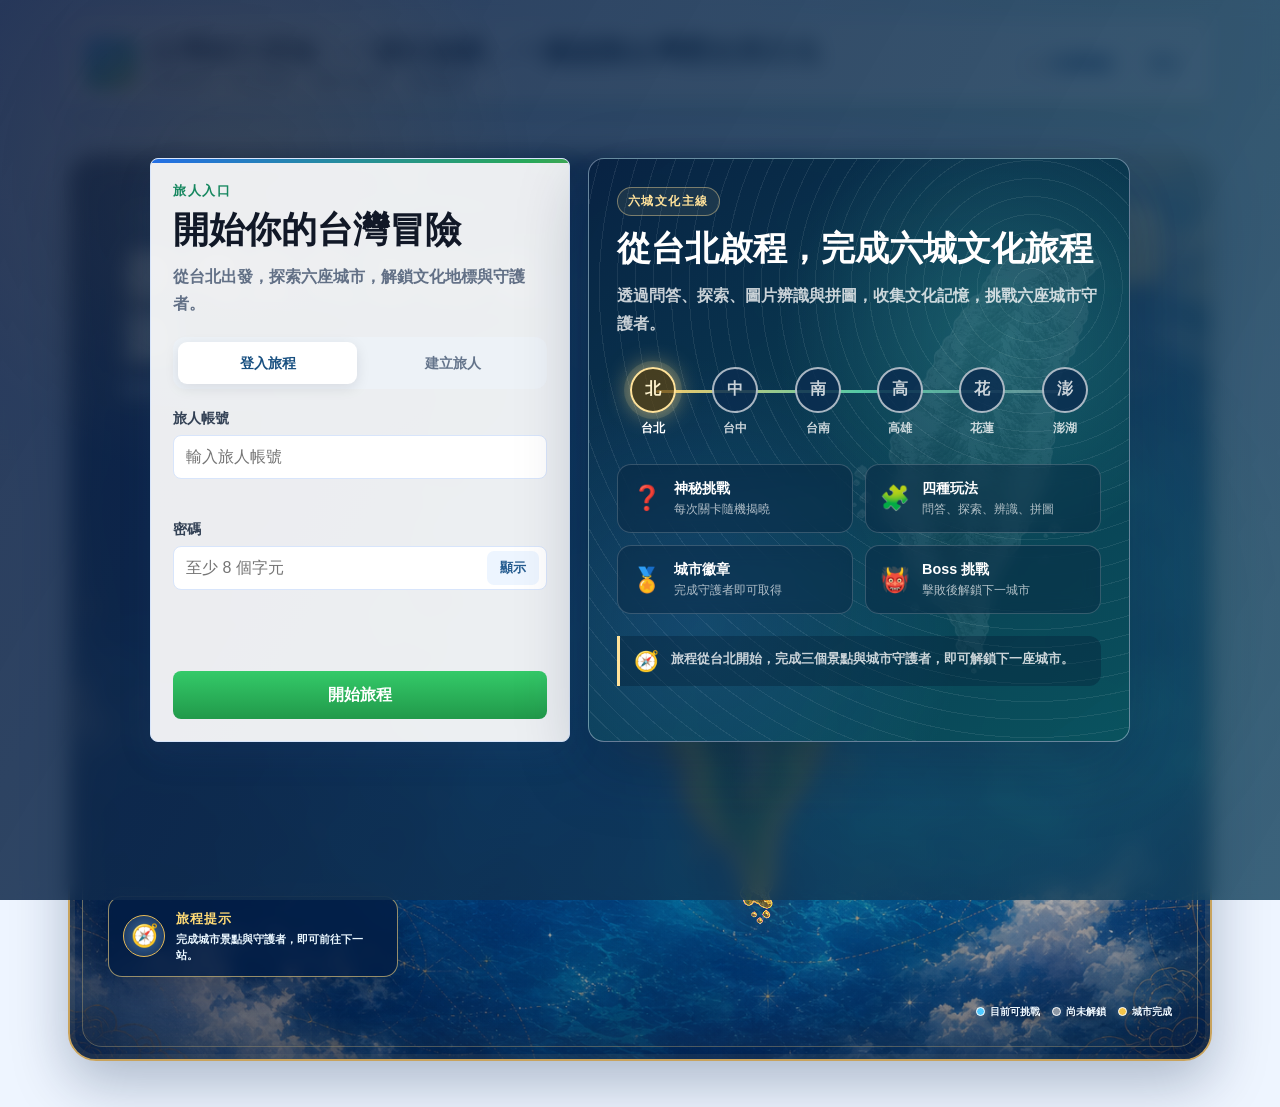
<file: docs/index.html>
<!doctype html>
<html lang="zh-Hant">
<head>
  <meta charset="utf-8" />
  <meta name="viewport" content="width=device-width, initial-scale=1" />
  <title>台灣旅行冒險：一邊玩遊戲，一邊認識台灣歷史與文化</title>
  <link rel="stylesheet" href="./css/base.css" />
  <link rel="stylesheet" href="./css/game.css" />
  <link rel="stylesheet" href="./css/components.css" />
</head>
<body>
  <div id="login" class="login">
    <div class="login-shell">
    <div class="login-card">
      <div class="login-card__brand">
        <span class="login-card__eyebrow">旅人入口</span>
        <h1 id="auth-card-title">開始你的台灣冒險</h1>
        <p id="auth-card-description">從台北出發，探索六座城市，解鎖文化地標與守護者。</p>
      </div>

      <div class="auth-mode-tabs" role="tablist" aria-label="旅人帳號模式">
        <button
          id="login-mode-tab"
          type="button"
          role="tab"
          aria-selected="true"
          aria-controls="login-form"
          tabindex="0"
          class="auth-mode-tab auth-mode-tab--active"
        >
          登入旅程
        </button>
        <button
          id="register-mode-tab"
          type="button"
          role="tab"
          aria-selected="false"
          aria-controls="register-form"
          tabindex="-1"
          class="auth-mode-tab"
        >
          建立旅人
        </button>
      </div>

      <form
        id="login-form"
        class="login-form"
        role="tabpanel"
        aria-labelledby="login-mode-tab"
        novalidate
      >
        <div class="login-field">
          <label for="login-username">旅人帳號</label>
          <input
            id="login-username"
            name="username"
            type="text"
            placeholder="輸入旅人帳號"
            autocomplete="username"
            minlength="3"
            maxlength="20"
            aria-describedby="login-username-error"
            aria-invalid="false"
            required
          />
          <small id="login-username-error" class="field-error"></small>
        </div>

        <div class="login-field">
          <label for="login-password">密碼</label>
          <div class="password-field">
            <input
              id="login-password"
              name="password"
              type="password"
              placeholder="至少 8 個字元"
              autocomplete="current-password"
              minlength="8"
              maxlength="72"
              aria-describedby="login-password-error"
              aria-invalid="false"
              required
            />
            <button
              type="button"
              id="toggle-login-password"
              class="password-field__toggle"
              aria-label="顯示密碼"
              aria-pressed="false"
            >
              顯示
            </button>
          </div>
          <small id="login-password-error" class="field-error"></small>
        </div>

        <p
          id="login-message"
          class="login-message"
          role="alert"
          aria-live="polite"
          aria-atomic="true"
        ></p>

        <button id="login-submit" type="submit" class="login-primary-button">
          開始旅程
        </button>
      </form>

      <form
        id="register-form"
        class="login-form"
        role="tabpanel"
        aria-labelledby="register-mode-tab"
        novalidate
        hidden
      >
        <div class="login-field">
          <label for="register-username">旅人帳號</label>
          <input
            id="register-username"
            name="username"
            type="text"
            placeholder="建立旅人帳號"
            autocomplete="username"
            minlength="3"
            maxlength="20"
            aria-describedby="register-username-error"
            aria-invalid="false"
            required
          />
          <small id="register-username-error" class="field-error"></small>
        </div>

        <div class="login-field">
          <label for="register-password">密碼</label>
          <div class="password-field">
            <input
              id="register-password"
              name="password"
              type="password"
              placeholder="至少 8 個字元"
              autocomplete="new-password"
              minlength="8"
              maxlength="72"
              aria-describedby="register-password-error"
              aria-invalid="false"
              required
            />
            <button
              type="button"
              id="toggle-register-password"
              class="password-field__toggle"
              aria-label="顯示密碼"
              aria-pressed="false"
            >
              顯示
            </button>
          </div>
          <small id="register-password-error" class="field-error"></small>
        </div>

        <div class="login-field">
          <label for="register-confirm-password">確認密碼</label>
          <div class="password-field">
            <input
              id="register-confirm-password"
              name="confirmPassword"
              type="password"
              placeholder="再次輸入密碼"
              autocomplete="new-password"
              minlength="8"
              maxlength="72"
              aria-describedby="register-confirm-password-error"
              aria-invalid="false"
              required
            />
            <button
              type="button"
              id="toggle-register-confirm-password"
              class="password-field__toggle"
              aria-label="顯示確認密碼"
              aria-pressed="false"
            >
              顯示
            </button>
          </div>
          <small id="register-confirm-password-error" class="field-error"></small>
        </div>

        <p
          id="register-message"
          class="login-message"
          role="alert"
          aria-live="polite"
          aria-atomic="true"
        ></p>

        <button
          id="register-submit"
          type="submit"
          class="login-primary-button"
        >
          註冊成為旅人
        </button>
      </form>
    </div>
    <aside class="login-showcase" aria-labelledby="login-showcase-title">
      <header class="login-showcase__header">
        <span class="login-showcase__eyebrow">六城文化主線</span>
        <h2 id="login-showcase-title">從台北啟程，完成六城文化旅程</h2>
        <p>透過問答、探索、圖片辨識與拼圖，收集文化記憶，挑戰六座城市守護者。</p>
      </header>

      <div class="login-route" aria-label="六城冒險路線">
        <div class="login-route__city login-route__city--active">
          <span class="login-route__icon" aria-hidden="true">北</span>
          <strong>台北</strong>
        </div>
        <div class="login-route__city">
          <span class="login-route__icon" aria-hidden="true">中</span>
          <strong>台中</strong>
        </div>
        <div class="login-route__city">
          <span class="login-route__icon" aria-hidden="true">南</span>
          <strong>台南</strong>
        </div>
        <div class="login-route__city">
          <span class="login-route__icon" aria-hidden="true">高</span>
          <strong>高雄</strong>
        </div>
        <div class="login-route__city">
          <span class="login-route__icon" aria-hidden="true">花</span>
          <strong>花蓮</strong>
        </div>
        <div class="login-route__city">
          <span class="login-route__icon" aria-hidden="true">澎</span>
          <strong>澎湖</strong>
        </div>
      </div>

      <div class="login-features" aria-label="旅程玩法特色">
        <article class="login-feature">
          <span aria-hidden="true">❓</span>
          <div>
            <strong>神秘挑戰</strong>
            <small>每次關卡隨機揭曉</small>
          </div>
        </article>
        <article class="login-feature">
          <span aria-hidden="true">🧩</span>
          <div>
            <strong>四種玩法</strong>
            <small>問答、探索、辨識、拼圖</small>
          </div>
        </article>
        <article class="login-feature">
          <span aria-hidden="true">🏅</span>
          <div>
            <strong>城市徽章</strong>
            <small>完成守護者即可取得</small>
          </div>
        </article>
        <article class="login-feature">
          <span aria-hidden="true">👹</span>
          <div>
            <strong>Boss 挑戰</strong>
            <small>擊敗後解鎖下一城市</small>
          </div>
        </article>
      </div>

      <div class="login-journey-tip">
        <span aria-hidden="true">🧭</span>
        <p>旅程從台北開始，完成三個景點與城市守護者，即可解鎖下一座城市。</p>
      </div>
    </aside>
    </div>
  </div>

  <div id="tutorial" class="tutorial hidden" role="dialog" aria-modal="true" aria-labelledby="tutorialTitle">
    <div class="tutorial-card">
      <h2 id="tutorialTitle">開始你的文化冒險</h2>
      <p>記住四件事，就能開始第一段旅程。</p>
      <div class="tutorial-steps">
        <article class="tutorial-step">
          <strong>步驟 1</strong>
          <h3>從可挑戰的景點開始</h3>
          <p>找到目前可挑戰的景點，開始你的第一關。</p>
        </article>
        <article class="tutorial-step">
          <strong>步驟 2</strong>
          <h3>完成後解鎖下一關</h3>
          <p>完成目前的景點，下一個景點就會開放挑戰。</p>
        </article>
        <article class="tutorial-step">
          <strong>步驟 3</strong>
          <h3>挑戰城市 Boss</h3>
          <p>完成城市內三個景點後，就能挑戰城市 Boss。</p>
        </article>
        <article class="tutorial-step">
          <strong>步驟 4</strong>
          <h3>前往下一座城市</h3>
          <p>擊敗城市 Boss，解鎖下一座城市並繼續旅程。</p>
        </article>
      </div>
      <section class="tutorial-difficulties" aria-labelledby="tutorialDifficultyTitle">
        <h3 id="tutorialDifficultyTitle">選擇適合你的難度</h3>
        <div class="tutorial-difficulty-list">
          <div class="tutorial-difficulty">
            <strong>休閒</strong>
            <span>時間較長、生命較多</span>
          </div>
          <div class="tutorial-difficulty">
            <strong>一般</strong>
            <span>適合一般玩家</span>
          </div>
          <div class="tutorial-difficulty">
            <strong>極限</strong>
            <span>時間短、獎勵較高</span>
          </div>
        </div>
      </section>
      <button class="btn full" id="startAdventureBtn" type="button">開始冒險</button>
    </div>
  </div>

  <div id="resultModal" class="result-modal hidden" role="dialog" aria-modal="true" aria-live="polite">
    <div class="result-card" id="resultCard"></div>
  </div>

  <div id="finalEnding" class="final-ending hidden" role="dialog" aria-modal="true" aria-live="polite">
    <div class="final-card" id="finalEndingCard"></div>
  </div>

  <div id="collectionOverlay" class="collection-overlay hidden" role="dialog" aria-modal="true" aria-labelledby="collectionTitle">
    <div class="collection-panel">
      <div class="section-head">
        <div>
          <h2 id="collectionTitle">收藏圖鑑</h2>
          <p class="city-copy" id="collectionProgress">景點 0 / 18　徽章 0 / 6</p>
        </div>
        <button class="btn ghost" type="button" id="closeCollectionBtn">關閉</button>
      </div>
      <div class="collection-tabs">
        <button class="collection-tab active" type="button" data-collection-tab="landmarks">景點圖鑑</button>
        <button class="collection-tab" type="button" data-collection-tab="badges">城市徽章</button>
      </div>
      <div class="collection-layout">
        <div class="collection-grid" id="collectionGrid"></div>
        <div class="collection-detail" id="collectionDetail"></div>
      </div>
    </div>
  </div>

  <main class="app">
    <header class="topbar">
      <div class="brand">
        <div class="brand-mark">TA</div>
        <div>
          <h1>台灣旅行冒險：一邊玩遊戲，一邊認識台灣歷史與文化</h1>
          <p>探索城市、完成景點、挑戰守護者、收集徽章。</p>
        </div>
      </div>
      <div style="display:flex; gap:8px; flex-wrap:wrap">
        <button class="btn ghost" type="button" id="openCollectionBtn">📖 收藏圖鑑</button>
        <button class="btn ghost" type="button" id="logoutBtn">登出</button>
      </div>
    </header>

    <div class="home-grid">
      <div class="main-stack">
        <section id="player-summary"></section>
        <section id="journey-progress"></section>

        <section id="taiwan-map-view" class="world-map" aria-labelledby="worldMapTitle">
          <header class="world-map__header">
            <div>
              <span class="world-map__eyebrow">六城主線</span>
              <h2 id="worldMapTitle">臺灣文化冒險地圖</h2>
              <p>選擇已解鎖的城市，繼續你的旅程。</p>
            </div>
            <div class="world-map__progress" aria-live="polite">
              <strong id="taiwan-map-summary">0 / 6</strong>
              <span>城市完成</span>
            </div>
          </header>

          <div class="world-map__body">
            <div id="world-map-stage" class="world-map__stage" aria-label="臺灣六城冒險路線">
              <img
                class="world-map__island"
                src="./images/map/taiwan-island-adventure.png"
                alt=""
                aria-hidden="true"
              />
              <div id="world-map-route" class="world-map__route" aria-hidden="true"></div>
              <div id="world-city-nodes" class="world-map__desktop-cities"></div>
              <div id="traveler-marker" class="traveler-marker" hidden>
                <img src="./images/map/traveler-marker.png" alt="" />
                <span>你在這裡</span>
              </div>
            </div>

            <div
              id="world-mobile-cities"
              class="world-map__mobile-cities"
              aria-label="六城列表"
            ></div>

            <aside class="world-map__tip">
              <span class="world-map__tip-icon" aria-hidden="true">🧭</span>
              <div>
                <strong>旅程提示</strong>
                <p>完成城市景點與守護者，即可前往下一站。</p>
              </div>
            </aside>

            <div class="world-map__footer">
              <div class="world-map__legend" aria-label="城市狀態圖例">
                <span><i class="legend-dot legend-dot--available"></i>目前可挑戰</span>
                <span><i class="legend-dot legend-dot--locked"></i>尚未解鎖</span>
                <span><i class="legend-dot legend-dot--completed"></i>城市完成</span>
              </div>
              <button class="btn ghost" id="reviewJourneyEndingBtn" type="button" hidden>
                再次觀看旅程結局
              </button>
            </div>

            <p id="taiwan-map-message" class="world-map__message" role="status" aria-live="polite"></p>
          </div>
        </section>

        <section id="city-stage-view" class="city-stage-view" hidden>
          <button type="button" id="back-to-taiwan-map" class="btn ghost back-map-button">
            ← 返回臺灣地圖
          </button>
          <section id="exploration-mission"></section>
          <section id="image-recognition"></section>
          <section id="puzzle-challenge"></section>
          <section id="city-detail"></section>
        </section>

        <section id="daily-missions"></section>
        <section id="achievements"></section>
      </div>
    </div>
  </main>

  <script defer src="./js/demo-api.js?v=20"></script>
  <script defer src="./js/state.js?v=20"></script>
  <script defer src="./js/api.js?v=20"></script>
  <script defer src="./js/auth.js?v=20"></script>
  <script defer src="./js/exploration.js?v=2"></script>
  <script defer src="./js/image-recognition.js?v=2"></script>
  <script defer src="./js/puzzle.js?v=2"></script>
  <script defer src="./js/journey.js?v=20"></script>
  <script defer src="./js/map.js?v=20"></script>
  <script defer src="./js/quiz.js?v=2"></script>
  <script defer src="./js/boss.js?v=2"></script>
  <script defer src="./js/missions.js?v=2"></script>
  <script defer src="./js/collection.js?v=2"></script>
  <script defer src="./js/app.js?v=20"></script>
</body>
</html>
</file>
<file: docs/css/base.css>
:root {
      --bg: #eef5ff;
      --panel: #ffffff;
      --ink: #111827;
      --text: #2f3a4f;
      --muted: #657188;
      --line: #d8e5fb;
      --blue: #246fe5;
      --green: #28a85a;
      --gold: #f3b43f;
      --red: #d9434e;
      --shadow: 0 14px 34px rgba(31, 70, 130, .12);
    }

    * { box-sizing: border-box; }
    body {
      margin: 0;
      min-height: 100vh;
      color: var(--text);
      font-family: "Microsoft JhengHei", "Noto Sans TC", Arial, sans-serif;
      background:
        radial-gradient(circle at 8% 8%, rgba(36, 112, 232, .13), transparent 28%),
        radial-gradient(circle at 90% 0%, rgba(40, 180, 92, .13), transparent 26%),
        var(--bg);
    }

    body::before {
      content: "";
      position: fixed;
      inset: 0;
      pointer-events: none;
      background:
        linear-gradient(115deg, transparent 0%, rgba(255,255,255,.22) 18%, transparent 36%),
        repeating-linear-gradient(0deg, rgba(18, 59, 120, .035) 0 1px, transparent 1px 5px);
      background-size: 260px 100%, auto;
      opacity: .42;
      animation: ambientSweep 8s linear infinite;
    }

    button, input { font: inherit; }
    button { border: 0; cursor: pointer; }
    button:disabled { cursor: not-allowed; opacity: .58; }
    h1, h2, h3, p { margin-top: 0; }

    .app {
      width: min(100%, 1180px);
      margin: 0 auto;
      padding: 18px;
    }

    .topbar, .summary-card, .progress-card, .city-card, .detail-card, .login-card {
      border: 1px solid var(--line);
      background: rgba(255, 255, 255, .92);
      box-shadow: var(--shadow);
    }

    .topbar {
      display: flex;
      align-items: center;
      justify-content: space-between;
      gap: 16px;
      padding: 16px;
      border-radius: 8px;
      position: relative;
      overflow: hidden;
      isolation: isolate;
    }

    .topbar::after {
      content: "";
      position: absolute;
      inset: auto 0 0;
      height: 3px;
      background: linear-gradient(90deg, var(--blue), var(--green), var(--gold), var(--blue));
      background-size: 220% 100%;
      animation: routeGlow 5s ease-in-out infinite;
      z-index: 0;
    }

    .topbar > * {
      position: relative;
      z-index: 1;
    }

    .brand {
      display: grid;
      grid-template-columns: 52px 1fr;
      gap: 12px;
      align-items: center;
    }

    .brand-mark {
      width: 52px;
      height: 52px;
      display: grid;
      place-items: center;
      border-radius: 8px;
      color: white;
      background: linear-gradient(145deg, #2b8cff, #2aae6b 62%, #f0c447);
      font-weight: 900;
      box-shadow: 0 0 0 0 rgba(36, 111, 229, .32);
      animation: badgePulse 2.8s ease-in-out infinite;
    }

    .brand h1 {
      margin-bottom: 4px;
      color: var(--ink);
      font-size: 28px;
      line-height: 1.2;
    }
    .brand p { margin-bottom: 0; color: var(--muted); font-weight: 700; }

    .btn {
      min-height: 40px;
      padding: 9px 13px;
      border-radius: 8px;
      color: white;
      background: linear-gradient(180deg, #34ca69, #21994a);
      font-weight: 900;
    }

    .btn.red { background: linear-gradient(180deg, #ff5964, #cf2630); }
    .btn.ghost { color: #123b78; border: 1px solid #bfd3f6; background: white; }
    .btn.full { width: 100%; margin-top: 10px; }

    .home-grid {
      display: grid;
      grid-template-columns: minmax(0, 1fr);
      gap: 14px;
      align-items: start;
      margin-top: 14px;
    }

    .main-stack, .side-stack { display: grid; gap: 14px; }
</file>
<file: docs/css/game.css>
.summary-card, .progress-card, .detail-card {
      border-radius: 8px;
      padding: 16px;
    }

    .section-head {
      display: flex;
      align-items: center;
      justify-content: space-between;
      gap: 12px;
      margin-bottom: 12px;
    }

    .section-head h2 {
      margin-bottom: 0;
      color: var(--ink);
      font-size: 20px;
    }

    .summary-layout {
      display: grid;
      grid-template-columns: 64px minmax(0, 1fr);
      gap: 14px;
      align-items: center;
    }

    .avatar {
      width: 64px;
      height: 64px;
      display: grid;
      place-items: center;
      border-radius: 8px;
      color: white;
      background: linear-gradient(145deg, #164d9b, #0d2c68);
      font-size: 28px;
      font-weight: 900;
    }

    .player-name {
      margin-bottom: 4px;
      color: var(--ink);
      font-size: 24px;
      font-weight: 900;
    }

    .player-title { color: var(--muted); font-weight: 800; }

    .player-level {
      margin-top: 14px;
    }

    .level-header {
      display: flex;
      justify-content: space-between;
      gap: 10px;
      margin-bottom: 8px;
      color: var(--ink);
      font-weight: 900;
    }

    .exp-bar {
      width: 100%;
      height: 14px;
      background: #dfe6e9;
      border-radius: 10px;
      overflow: hidden;
    }

    #exp-bar-fill {
      height: 100%;
      width: 0;
      background: linear-gradient(90deg, #38b000, #70e000);
      transition: width 0.5s ease;
    }

    .metric-grid {
      display: grid;
      grid-template-columns: repeat(4, minmax(0, 1fr));
      gap: 10px;
      margin-top: 14px;
    }

    .metric {
      min-height: 72px;
      padding: 10px;
      border: 1px solid var(--line);
      border-radius: 8px;
      background: #f7faff;
    }

    .metric strong {
      display: block;
      color: var(--ink);
      font-size: 22px;
      line-height: 1.2;
    }

    .metric span {
      color: var(--muted);
      font-size: 13px;
      font-weight: 800;
    }

    .battle-status {
      display: grid;
      grid-template-columns: repeat(2, minmax(0, 1fr));
      gap: 10px;
      margin-top: 14px;
    }

    .battle-chip {
      min-height: 42px;
      display: flex;
      align-items: center;
      justify-content: center;
      padding: 8px 10px;
      border: 1px solid var(--line);
      border-radius: 8px;
      background: #fff8e8;
      color: var(--ink);
      font-size: 16px;
      font-weight: 900;
    }

    .battle-chip.combo.hot {
      color: #b63f00;
      border-color: #ffbf73;
      background: #fff2d8;
      animation: flashPop .55s ease;
    }

    .battle-chip.lives.damaged {
      border-color: #ff9f9f;
      background: #fff0f0;
      animation: lifeShake .42s ease;
    }

    .battle-chip.lives.empty {
      color: #9d1f1f;
      border-color: #ff9f9f;
      background: #fff0f0;
    }

    .battle-float {
      position: fixed;
      z-index: 60;
      left: 50%;
      top: 22%;
      pointer-events: none;
      transform: translateX(-50%);
      padding: 10px 14px;
      border-radius: 999px;
      color: white;
      background: linear-gradient(135deg, #ff8a00, #ff3d57);
      box-shadow: 0 18px 34px rgba(128, 49, 10, .22);
      font-size: 18px;
      font-weight: 900;
      animation: floatBurst 1s ease forwards;
    }

    .exp-fly {
      position: fixed;
      z-index: 60;
      pointer-events: none;
      color: #20723c;
      font-weight: 900;
      animation: expFly .85s ease forwards;
    }

    .progress {
      height: 12px;
      border-radius: 999px;
      background: #dfe9fb;
      overflow: hidden;
    }

    .progress span {
      display: block;
      width: var(--w, 0%);
      height: 100%;
      background: linear-gradient(90deg, var(--gold), var(--green));
      background-size: 180% 100%;
      animation: progressShine 2.6s ease-in-out infinite;
    }

    .journey-line {
      display: grid;
      gap: 8px;
      color: var(--muted);
      font-weight: 800;
    }

    .mission-list, .achievement-grid {
      display: grid;
      gap: 10px;
    }

    .mission-item {
      display: grid;
      grid-template-columns: minmax(0, 1fr) auto;
      gap: 10px;
      align-items: center;
      padding: 10px;
      border: 1px solid var(--line);
      border-radius: 8px;
      background: #f7faff;
      font-weight: 900;
    }

    .mission-item.done {
      border-color: rgba(40, 168, 90, .42);
      background: #f5fff8;
    }

    .mission-item span {
      color: var(--muted);
      font-size: 13px;
    }

    .mission-reward {
      margin-top: 12px;
      padding: 12px;
      border-radius: 8px;
      color: #74510d;
      background: #fff6dc;
      font-weight: 900;
      text-align: center;
    }

    .achievement-grid {
      grid-template-columns: repeat(2, minmax(0, 1fr));
    }

    .achievement-item {
      min-height: 76px;
      display: grid;
      align-content: center;
      gap: 4px;
      padding: 12px;
      border: 1px solid var(--line);
      border-radius: 8px;
      background: #f7faff;
      font-weight: 900;
    }

    .achievement-item.locked {
      color: #667085;
      background: #f4f7fb;
    }

    .achievement-item span {
      color: var(--muted);
      font-size: 13px;
      font-weight: 800;
    }

    .taiwan-map-view {
      position: relative;
      min-height: clamp(610px, 62vw, 790px);
      padding: clamp(28px, 4vw, 58px);
      border: 3px solid #b98b3d;
      border-radius: 26px;
      background:
        linear-gradient(90deg, rgba(4, 29, 72, .35), transparent 47%),
        url("../images/maps/taiwan-adventure-map.png") center / cover no-repeat;
      box-shadow:
        inset 0 0 0 3px rgba(255, 231, 166, .7),
        inset 0 0 0 8px rgba(10, 55, 101, .64),
        0 18px 42px rgba(5, 34, 74, .28);
      overflow: hidden;
      isolation: isolate;
    }

    .taiwan-map-view::before,
    .taiwan-map-view::after {
      content: "";
      position: absolute;
      z-index: 4;
      pointer-events: none;
    }

    .taiwan-map-view::before {
      inset: 12px;
      border: 1px solid rgba(255, 226, 147, .72);
      border-radius: 18px;
      box-shadow: inset 0 0 24px rgba(255, 213, 111, .18);
    }

    .taiwan-map-view::after {
      inset: 0;
      background: linear-gradient(180deg, rgba(2, 20, 52, .08), transparent 22%, transparent 78%, rgba(2, 20, 52, .22));
      z-index: 0;
    }

    .taiwan-map-header {
      position: relative;
      z-index: 3;
      display: flex;
      align-items: flex-start;
      justify-content: space-between;
      gap: 16px;
    }

    .taiwan-map-header h2 {
      max-width: 430px;
      margin: 9px 0 10px;
      color: #fff6d8;
      font-family: "Noto Serif TC", "Microsoft JhengHei", serif;
      font-size: clamp(36px, 5.1vw, 70px);
      font-weight: 900;
      line-height: 1.08;
      letter-spacing: .04em;
      text-shadow:
        0 3px 0 #78552d,
        0 7px 18px rgba(0, 16, 45, .68);
    }

    .taiwan-map-header p {
      margin-bottom: 0;
      color: #fff6d8;
      font-size: clamp(14px, 1.5vw, 19px);
      font-weight: 800;
      letter-spacing: .08em;
      text-shadow: 0 2px 7px rgba(0, 18, 49, .9);
    }

    .taiwan-map-header > strong {
      flex: 0 0 auto;
      min-width: 210px;
      padding: 14px 24px;
      border: 3px solid #bf8d3f;
      border-radius: 999px;
      color: #604622;
      background: linear-gradient(180deg, #fffbed, #ead7aa);
      box-shadow:
        inset 0 0 0 3px rgba(255, 255, 255, .65),
        0 8px 20px rgba(0, 26, 60, .3);
      font-family: "Noto Serif TC", "Microsoft JhengHei", serif;
      font-size: clamp(17px, 2vw, 25px);
      text-align: center;
    }

    .taiwan-map-eyebrow {
      display: inline-flex;
      align-items: center;
      gap: 10px;
      padding: 8px 18px;
      border: 1px solid rgba(236, 190, 95, .7);
      border-radius: 4px 24px 24px 4px;
      color: #ffe19a;
      background: linear-gradient(90deg, rgba(5, 34, 78, .96), rgba(12, 55, 105, .72));
      box-shadow: 0 5px 16px rgba(0, 21, 55, .36);
      font-size: 15px;
      font-weight: 900;
      letter-spacing: .12em;
    }

    .taiwan-map-eyebrow::before {
      content: "✦";
      font-size: 18px;
    }

    .taiwan-map {
      position: absolute;
      z-index: 2;
      inset: 0;
    }

    .taiwan-city-nodes {
      position: absolute;
      inset: 0;
    }

    .city-map-node {
      position: absolute;
      z-index: 2;
      display: flex;
      align-items: center;
      min-width: clamp(132px, 14vw, 190px);
      padding: 7px 18px 7px 7px;
      border: 3px solid #5f86b5;
      border-radius: 999px 18px 18px 999px;
      color: #174887;
      background: linear-gradient(180deg, rgba(255, 255, 255, .98), rgba(224, 238, 251, .97));
      box-shadow:
        inset 0 0 0 3px rgba(255, 255, 255, .72),
        0 7px 0 rgba(18, 54, 91, .25),
        0 12px 22px rgba(3, 32, 67, .34);
      transform: translate(-50%, -50%);
      transition: transform .18s ease, box-shadow .18s ease, filter .18s ease;
    }

    .city-map-node:hover {
      box-shadow:
        inset 0 0 0 3px rgba(255, 255, 255, .78),
        0 7px 0 rgba(18, 54, 91, .25),
        0 16px 28px rgba(3, 32, 67, .46);
      filter: brightness(1.03);
      transform: translate(-50%, calc(-50% - 3px));
    }

    .city-map-node:focus-visible {
      outline: 4px solid #ffe08c;
      outline-offset: 4px;
    }

    .city-map-node__content,
    .city-map-node__name,
    .city-map-node__progress {
      display: block;
    }

    .city-map-node__medallion {
      display: grid;
      flex: 0 0 auto;
      width: 52px;
      height: 52px;
      margin-right: 10px;
      border: 2px solid currentColor;
      border-radius: 50%;
      place-items: center;
      background:
        radial-gradient(circle at 35% 30%, rgba(255, 255, 255, .88), transparent 28%),
        linear-gradient(145deg, #d9eafb, #8eb5d4);
      box-shadow: inset 0 0 0 3px rgba(255, 255, 255, .48);
    }

    .city-map-node__content {
      min-width: 0;
      text-align: left;
    }

    .city-map-node__icon { font-size: 22px; }
    .city-map-node__name {
      font-family: "Noto Serif TC", "Microsoft JhengHei", serif;
      font-size: clamp(15px, 1.6vw, 21px);
      font-weight: 900;
      white-space: nowrap;
    }
    .city-map-node__progress { margin-top: 2px; font-size: 12px; font-weight: 900; }

    .city-map-node--locked {
      border-color: #7d7d78;
      color: #575b5d;
      background: linear-gradient(180deg, rgba(230, 228, 219, .98), rgba(174, 176, 173, .97));
      cursor: not-allowed;
      filter: saturate(.15);
      opacity: .92;
    }

    .city-map-node--available {
      animation: cityNodePulse 1.8s ease-in-out infinite;
    }

    .city-map-node--available::before {
      content: "🧭";
      position: absolute;
      left: 25px;
      bottom: calc(100% + 8px);
      display: grid;
      width: 40px;
      height: 40px;
      border: 2px solid #ffe394;
      border-radius: 50%;
      place-items: center;
      background: #1768a8;
      box-shadow: 0 0 0 6px rgba(93, 210, 255, .28), 0 5px 14px rgba(0, 25, 60, .42);
      font-size: 21px;
    }

    .city-map-node--completed {
      border-color: #c69a45;
      color: #356c41;
      background: linear-gradient(180deg, #fff9da, #d8eab8);
    }

    .city-map-node--active {
      box-shadow: 0 0 0 5px rgba(97, 216, 255, .45), 0 13px 27px rgba(0, 25, 62, .42);
    }

    .taiwan-map-tip {
      position: absolute;
      z-index: 3;
      left: clamp(28px, 4vw, 58px);
      bottom: clamp(28px, 4vw, 52px);
      display: flex;
      align-items: center;
      width: min(330px, 30%);
      padding: 13px 18px;
      border: 2px solid #c79b4b;
      border-radius: 10px;
      color: #fff4cf;
      background: rgba(5, 34, 75, .9);
      box-shadow: inset 0 0 0 2px rgba(255, 223, 145, .18), 0 8px 24px rgba(0, 18, 47, .36);
      font-size: 14px;
      font-weight: 800;
      line-height: 1.6;
    }

    .taiwan-map-tip__icon {
      display: grid;
      flex: 0 0 auto;
      width: 44px;
      height: 44px;
      margin-right: 13px;
      border: 1px solid #e0b75f;
      border-radius: 50%;
      place-items: center;
      color: #ffdc78;
      background: radial-gradient(circle, #43658f, #102d58);
      font-size: 25px;
    }

    .taiwan-map-tip strong {
      display: block;
      color: #ffd775;
      font-size: 15px;
      letter-spacing: .08em;
    }

    .taiwan-map-message {
      position: absolute;
      z-index: 5;
      right: 24px;
      bottom: 20px;
      min-height: 22px;
      max-width: 52%;
      margin: 0;
      padding: 5px 10px;
      border-radius: 8px;
      color: #fff3cf;
      background: rgba(116, 31, 35, .88);
      text-align: center;
      font-weight: 900;
    }

    .taiwan-map-message:empty {
      display: none;
    }

    #reviewJourneyEndingBtn {
      position: absolute;
      z-index: 5;
      right: clamp(28px, 4vw, 58px);
      bottom: 66px;
      border-color: #e5bd69;
      color: #fff4d2;
      background: rgba(6, 40, 82, .9);
    }

    #reviewJourneyEndingBtn[hidden] {
      display: none;
    }

    .taiwan-map-legend {
      position: absolute;
      z-index: 3;
      right: clamp(28px, 4vw, 58px);
      bottom: 30px;
      display: flex;
      gap: 10px 14px;
      color: #fff4d2;
      font-size: 12px;
      font-weight: 900;
      text-shadow: 0 2px 5px rgba(0, 15, 38, .9);
    }

    .city-stage-view {
      display: grid;
      gap: 14px;
    }

    .city-stage-view[hidden],
    .taiwan-map-view[hidden] {
      display: none;
    }

    .back-map-button {
      width: fit-content;
    }

    .world-map {
      position: relative;
      min-height: 760px;
      border: 2px solid #c8a35d;
      border-radius: 28px;
      color: white;
      background:
        linear-gradient(115deg, rgba(2, 20, 56, .72), rgba(5, 43, 91, .18) 48%, rgba(5, 31, 72, .08)),
        url("../images/map/world-map-background.png") center / cover no-repeat;
      box-shadow:
        inset 0 0 0 5px rgba(255, 230, 166, .12),
        0 22px 56px rgba(4, 28, 66, .28);
      overflow: hidden;
      isolation: isolate;
    }

    .world-map::before {
      position: absolute;
      inset: 12px;
      z-index: 0;
      border: 1px solid rgba(255, 226, 151, .52);
      border-radius: 20px;
      content: "";
      pointer-events: none;
      box-shadow: inset 0 0 42px rgba(255, 214, 112, .1);
    }

    .world-map::after {
      position: absolute;
      inset: 0;
      z-index: 0;
      content: "";
      background:
        radial-gradient(circle at 69% 48%, rgba(95, 231, 255, .14), transparent 28%),
        linear-gradient(180deg, rgba(2, 20, 55, .05), transparent 68%, rgba(1, 16, 46, .45));
      pointer-events: none;
    }

    .world-map__header {
      position: relative;
      z-index: 7;
      display: flex;
      align-items: flex-start;
      justify-content: space-between;
      gap: 24px;
      padding: clamp(28px, 4vw, 48px) clamp(28px, 4vw, 52px) 0;
    }

    .world-map__eyebrow {
      display: inline-flex;
      align-items: center;
      gap: 8px;
      padding: 7px 14px;
      border: 1px solid rgba(255, 219, 122, .62);
      border-radius: 999px;
      color: #ffdf8a;
      background: rgba(3, 30, 72, .76);
      box-shadow: 0 8px 20px rgba(0, 18, 53, .22);
      font-size: 13px;
      font-weight: 900;
      letter-spacing: .16em;
    }

    .world-map__eyebrow::before {
      content: "✦";
    }

    .world-map__header h2 {
      max-width: 480px;
      margin: 10px 0 9px;
      color: #fff7dc;
      font-family: "Noto Serif TC", "Microsoft JhengHei", serif;
      font-size: clamp(34px, 4.5vw, 58px);
      line-height: 1.08;
      letter-spacing: .035em;
      text-shadow: 0 3px 0 rgba(91, 57, 15, .78), 0 12px 28px rgba(0, 14, 44, .55);
    }

    .world-map__header p {
      max-width: 430px;
      margin: 0;
      color: #e7f6ff;
      font-size: 16px;
      font-weight: 800;
      letter-spacing: .035em;
      text-shadow: 0 2px 8px rgba(0, 14, 44, .72);
    }

    .world-map__progress {
      flex: 0 0 auto;
      min-width: 144px;
      padding: 13px 22px;
      border: 2px solid rgba(232, 190, 95, .78);
      border-radius: 18px;
      color: #63430f;
      background: linear-gradient(145deg, rgba(255, 252, 226, .98), rgba(235, 205, 134, .96));
      box-shadow:
        inset 0 0 0 3px rgba(255, 255, 255, .46),
        0 12px 28px rgba(0, 22, 56, .28);
      text-align: center;
    }

    .world-map__progress strong,
    .world-map__progress span {
      display: block;
    }

    .world-map__progress strong {
      font-family: "Noto Serif TC", "Microsoft JhengHei", serif;
      font-size: clamp(22px, 2.5vw, 30px);
      line-height: 1;
    }

    .world-map__progress span {
      margin-top: 4px;
      font-size: 12px;
      font-weight: 900;
      letter-spacing: .1em;
    }

    .world-map__body {
      position: relative;
      z-index: 2;
      padding: 0 clamp(22px, 3vw, 42px) 26px;
    }

    .world-map__stage {
      position: relative;
      min-height: 590px;
    }

    .world-map__island {
      position: absolute;
      z-index: 1;
      top: 1%;
      left: 41%;
      width: 43%;
      height: 94%;
      object-fit: contain;
      filter:
        drop-shadow(0 20px 25px rgba(0, 16, 42, .42))
        drop-shadow(0 0 18px rgba(255, 218, 118, .18));
      pointer-events: none;
      user-select: none;
    }

    .world-map__route,
    .world-map__route svg,
    .world-map__desktop-cities {
      position: absolute;
      inset: 0;
    }

    .world-map__route {
      z-index: 2;
      pointer-events: none;
    }

    .world-map__route svg {
      width: 100%;
      height: 100%;
      overflow: visible;
    }

    .world-map__route-line {
      fill: none;
      stroke: rgba(183, 198, 214, .65);
      stroke-width: .65;
      stroke-linecap: round;
      stroke-dasharray: 1.4 1.8;
      vector-effect: non-scaling-stroke;
    }

    .world-map__route-line--available {
      stroke: #69d9ff;
      filter: drop-shadow(0 0 4px rgba(78, 207, 255, .9));
      animation: worldRouteTravel 2.4s linear infinite;
    }

    .world-map__route-line--completed {
      stroke: #ffd365;
      stroke-dasharray: none;
      filter: drop-shadow(0 0 4px rgba(255, 205, 83, .82));
    }

    .world-map__route-stop {
      fill: #8c99aa;
      stroke: rgba(255, 255, 255, .9);
      stroke-width: .32;
      vector-effect: non-scaling-stroke;
    }

    .world-map__route-stop--available {
      fill: #5bd5ff;
      filter: drop-shadow(0 0 4px #56cfff);
    }

    .world-map__route-stop--completed {
      fill: #ffd15b;
      filter: drop-shadow(0 0 4px #ffd15b);
    }

    .world-map__desktop-cities {
      z-index: 4;
    }

    .city-node {
      position: absolute;
      top: var(--node-y);
      left: var(--node-x);
      z-index: 4;
      display: grid;
      grid-template-columns: 62px minmax(0, 1fr);
      align-items: center;
      gap: 10px;
      width: clamp(190px, 20vw, 238px);
      min-height: 108px;
      padding: 10px 12px;
      border: 2px solid #7f8c9f;
      border-radius: 18px;
      color: #26364c;
      background: rgba(241, 245, 249, .96);
      box-shadow: 0 12px 28px rgba(0, 19, 52, .3);
      text-align: left;
      transform: translate(-50%, -50%);
      transition:
        top 760ms cubic-bezier(.22, 1, .36, 1),
        left 760ms cubic-bezier(.22, 1, .36, 1),
        transform 180ms ease,
        box-shadow 180ms ease,
        filter 180ms ease,
        opacity 180ms ease;
    }

    .city-node:not(:disabled):hover {
      z-index: 8;
      transform: translate(-50%, calc(-50% - 4px));
    }

    .city-node:not(:disabled):focus-visible {
      z-index: 8;
      outline: 4px solid #fff0a8;
      outline-offset: 4px;
    }

    .city-node__art {
      position: relative;
      display: grid;
      width: 62px;
      height: 72px;
      place-items: center;
      overflow: hidden;
      border: 2px solid currentColor;
      border-radius: 15px;
      background:
        radial-gradient(circle at 40% 28%, rgba(255, 255, 255, .86), transparent 25%),
        linear-gradient(145deg, #b7d7ec, #6090b4);
      box-shadow: inset 0 0 0 3px rgba(255, 255, 255, .36);
    }

    .city-node__emblem {
      font-size: 32px;
      line-height: 1;
      filter: drop-shadow(0 4px 5px rgba(12, 35, 62, .24));
    }

    .city-node__lock-icon {
      position: absolute;
      right: 3px;
      bottom: 3px;
      display: grid;
      width: 24px;
      height: 24px;
      border: 2px solid white;
      border-radius: 50%;
      place-items: center;
      background: #626a76;
      font-size: 12px;
      box-shadow: 0 3px 8px rgba(24, 31, 42, .32);
    }

    .city-node__content,
    .city-node__name,
    .city-node__status,
    .city-node__hint,
    .city-node__progress,
    .city-node__action {
      display: block;
    }

    .city-node__content {
      min-width: 0;
    }

    .city-node__name {
      overflow: hidden;
      color: #17263b;
      font-family: "Noto Serif TC", "Microsoft JhengHei", serif;
      font-size: 19px;
      font-weight: 900;
      line-height: 1.2;
      text-overflow: ellipsis;
      white-space: nowrap;
    }

    .city-node__status {
      width: fit-content;
      margin-top: 5px;
      font-size: 11px;
      font-weight: 900;
      letter-spacing: .03em;
    }

    .city-node__hint {
      margin-top: 4px;
      color: #5f6875;
      font-size: 10px;
      font-weight: 800;
      line-height: 1.35;
    }

    .city-node__progress {
      position: relative;
      height: 18px;
      margin-top: 5px;
      overflow: hidden;
      border-radius: 999px;
      color: #164f8a;
      background: rgba(255, 255, 255, .74);
      font-size: 10px;
      font-weight: 900;
      line-height: 18px;
      text-align: center;
    }

    .city-node__progress i {
      position: absolute;
      inset: 0 auto 0 0;
      width: var(--city-progress);
      border-radius: inherit;
      background: rgba(61, 159, 231, .27);
      pointer-events: none;
    }

    .city-node__progress span {
      position: relative;
      z-index: 1;
    }

    .city-node__action {
      width: fit-content;
      margin-top: 5px;
      padding: 3px 8px;
      border-radius: 999px;
      color: white;
      background: #216fc2;
      font-size: 10px;
      font-weight: 900;
    }

    .city-node__stamp {
      position: absolute;
      right: 8px;
      top: 8px;
      padding: 2px 5px;
      border: 1px solid rgba(125, 82, 7, .58);
      border-radius: 3px;
      color: #7c550e;
      font-size: 8px;
      font-weight: 1000;
      letter-spacing: .08em;
      transform: rotate(-7deg);
    }

    .city-node--locked {
      border-color: #8e98a5;
      color: #5a6471;
      background: rgba(207, 215, 223, .9);
      filter: grayscale(1);
      opacity: .7;
      box-shadow: 0 8px 18px rgba(0, 18, 46, .22);
    }

    .city-node--locked:disabled {
      opacity: .7;
    }

    .city-node--locked .city-node__art {
      background: linear-gradient(145deg, #d4d7db, #8f969e);
    }

    .city-node--available {
      border-color: #61c9ff;
      color: #1766ad;
      background: linear-gradient(145deg, rgba(249, 254, 255, .98), rgba(214, 240, 255, .96));
      box-shadow:
        0 0 0 4px rgba(75, 196, 255, .16),
        0 0 24px rgba(73, 200, 255, .35),
        0 14px 30px rgba(0, 27, 65, .32);
      animation: cityNodeAvailable 2.2s ease-in-out infinite;
    }

    .city-node--available .city-node__status {
      color: #1766ad;
    }

    .city-node--completed {
      border-color: #e1b74e;
      color: #81550c;
      background: linear-gradient(145deg, rgba(255, 253, 230, .98), rgba(246, 220, 145, .96));
      box-shadow:
        0 0 0 3px rgba(255, 224, 124, .18),
        0 13px 30px rgba(74, 46, 3, .3);
    }

    .city-node--completed::after {
      position: absolute;
      inset: -2px;
      border-radius: inherit;
      content: "";
      background: linear-gradient(115deg, transparent 25%, rgba(255, 255, 255, .72) 44%, transparent 62%);
      background-size: 240% 100%;
      pointer-events: none;
      animation: cityNodeGoldShine 3.6s ease-in-out infinite;
    }

    .city-node--completed .city-node__art {
      background:
        radial-gradient(circle at 40% 28%, rgba(255, 255, 255, .9), transparent 25%),
        linear-gradient(145deg, #ffe59a, #d7a62e);
    }

    .city-node--completed .city-node__progress {
      color: #6c4709;
    }

    .city-node--completed .city-node__progress i {
      background: rgba(212, 159, 34, .3);
    }

    .city-node--completed .city-node__action {
      background: #a77416;
    }

    .city-node--current {
      z-index: 6;
      box-shadow:
        0 0 0 5px rgba(255, 236, 156, .42),
        0 0 26px rgba(87, 211, 255, .5),
        0 16px 34px rgba(0, 23, 60, .4);
    }

    .city-node--just-unlocked {
      animation: cityNodeUnlock 1s cubic-bezier(.22, 1, .36, 1);
    }

    .city-node--just-completed .city-node__art {
      animation: cityBadgeDrop .75s cubic-bezier(.22, 1, .36, 1);
    }

    .traveler-marker {
      position: absolute;
      z-index: 7;
      top: var(--traveler-y);
      left: var(--traveler-x);
      display: grid;
      justify-items: center;
      width: 58px;
      transform: translate(-50%, -180%);
      pointer-events: none;
      transition:
        top 900ms cubic-bezier(.22, 1, .36, 1),
        left 900ms cubic-bezier(.22, 1, .36, 1),
        transform 200ms ease;
    }

    .traveler-marker[hidden] {
      display: none;
    }

    .traveler-marker img {
      display: block;
      width: 54px;
      height: 54px;
      border: 3px solid #ffe187;
      border-radius: 50%;
      object-fit: cover;
      box-shadow:
        0 0 0 5px rgba(50, 196, 255, .24),
        0 9px 20px rgba(0, 20, 54, .42);
      animation: travelerFloat 1.8s ease-in-out infinite;
    }

    .traveler-marker span {
      margin-top: 5px;
      padding: 3px 7px;
      border: 1px solid rgba(255, 222, 132, .68);
      border-radius: 999px;
      color: #fff5cf;
      background: rgba(3, 30, 70, .9);
      font-size: 9px;
      font-weight: 900;
      white-space: nowrap;
      box-shadow: 0 5px 12px rgba(0, 18, 48, .3);
    }

    .world-map__tip {
      position: absolute;
      z-index: 5;
      left: clamp(24px, 3vw, 42px);
      bottom: 82px;
      display: grid;
      grid-template-columns: 42px minmax(0, 1fr);
      align-items: center;
      gap: 11px;
      width: min(290px, 28%);
      padding: 12px 14px;
      border: 1px solid rgba(255, 221, 132, .58);
      border-radius: 14px;
      color: #eaf7ff;
      background: rgba(3, 29, 69, .84);
      box-shadow: 0 12px 28px rgba(0, 17, 46, .3);
      backdrop-filter: blur(6px);
    }

    .world-map__tip-icon {
      display: grid;
      width: 42px;
      height: 42px;
      border: 1px solid #e7bb58;
      border-radius: 50%;
      place-items: center;
      background: radial-gradient(circle, #3e6a99, #102b55);
      font-size: 22px;
    }

    .world-map__tip strong {
      color: #ffdb76;
      font-size: 13px;
      letter-spacing: .06em;
    }

    .world-map__tip p {
      margin: 3px 0 0;
      font-size: 11px;
      font-weight: 800;
      line-height: 1.5;
    }

    .world-map__mobile-cities {
      display: none;
    }

    .world-map__footer {
      position: relative;
      z-index: 6;
      display: flex;
      align-items: center;
      justify-content: flex-end;
      gap: 16px;
      min-height: 42px;
    }

    .world-map__legend {
      display: flex;
      align-items: center;
      gap: 12px;
      color: #eef8ff;
      font-size: 10px;
      font-weight: 900;
      text-shadow: 0 2px 6px rgba(0, 14, 42, .8);
    }

    .world-map__legend span {
      display: inline-flex;
      align-items: center;
      gap: 5px;
    }

    .legend-dot {
      width: 9px;
      height: 9px;
      border: 1px solid white;
      border-radius: 50%;
      background: #8d98a5;
      box-shadow: 0 0 7px rgba(255, 255, 255, .26);
    }

    .legend-dot--available {
      background: #4dc8ff;
    }

    .legend-dot--completed {
      background: #f4c449;
    }

    .world-map__footer #reviewJourneyEndingBtn {
      position: static;
      color: #fff3ca;
      border-color: rgba(239, 193, 92, .75);
      background: rgba(4, 35, 78, .86);
    }

    .world-map__message {
      position: relative;
      z-index: 7;
      width: fit-content;
      max-width: 100%;
      min-height: 0;
      margin: 8px 0 0 auto;
      padding: 6px 11px;
      border-radius: 8px;
      color: #fff0c5;
      background: rgba(117, 31, 39, .9);
      font-size: 12px;
      font-weight: 900;
    }

    .world-map__message:empty {
      display: none;
    }

    .world-map--completed {
      box-shadow:
        inset 0 0 0 5px rgba(255, 230, 166, .18),
        0 0 34px rgba(242, 192, 71, .2),
        0 22px 56px rgba(4, 28, 66, .28);
    }

    .world-map[hidden] {
      display: none;
    }

    .city-adventure-detail {
      overflow: hidden;
    }

    .city-adventure-hero {
      min-height: 150px;
      background:
        linear-gradient(180deg, rgba(11, 35, 71, .08), rgba(11, 35, 71, .78)),
        radial-gradient(circle at 76% 26%, rgba(255, 226, 137, .48), transparent 18%),
        linear-gradient(135deg, #2c77c8, #53a86d 62%, #e4a83d);
    }

    .city-adventure-hero .city-route-kicker {
      width: fit-content;
      color: #173d71;
      background: rgba(255, 255, 255, .9);
    }

    .city-adventure-hero--taipei {
      background:
        linear-gradient(180deg, rgba(11, 35, 71, .08), rgba(11, 35, 71, .78)),
        radial-gradient(circle at 76% 26%, rgba(255, 226, 137, .48), transparent 18%),
        linear-gradient(135deg, #2c77c8, #53a86d 62%, #e4a83d);
    }

    .city-adventure-hero--taichung {
      background:
        linear-gradient(180deg, rgba(72, 45, 14, .05), rgba(46, 66, 35, .74)),
        radial-gradient(circle at 76% 24%, rgba(255, 218, 111, .68), transparent 20%),
        linear-gradient(145deg, #efb65d, #9fc48f 60%, #579077);
    }

    .city-adventure-map {
      position: relative;
      margin-top: 16px;
      overflow: hidden;
      border: 1px solid #c8ddf2;
      border-radius: 18px;
      background:
        radial-gradient(circle at 16% 78%, rgba(76, 167, 99, .2), transparent 18%),
        radial-gradient(circle at 82% 18%, rgba(243, 180, 63, .22), transparent 16%),
        linear-gradient(155deg, #eff8ff, #fffaf0 52%, #edf8ee);
      box-shadow: inset 0 0 0 1px rgba(255, 255, 255, .78);
    }

    .city-route-board--taipei {
      background:
        radial-gradient(circle at 82% 18%, rgba(255, 255, 255, .72), transparent 19%),
        linear-gradient(180deg, rgba(211, 235, 255, .96), rgba(242, 238, 225, .96));
    }

    .city-route-board--taichung {
      background:
        radial-gradient(circle at 80% 18%, rgba(255, 215, 116, .58), transparent 18%),
        linear-gradient(180deg, rgba(255, 236, 188, .96), rgba(192, 224, 193, .96));
    }

    .city-route-board--tainan {
      background:
        radial-gradient(circle at 78% 20%, rgba(255, 225, 170, .85), transparent 32%),
        linear-gradient(180deg, rgba(252, 231, 195, .97), rgba(196, 134, 95, .94));
    }

    .city-route-board--kaohsiung {
      background:
        radial-gradient(circle at 20% 15%, rgba(255, 210, 145, .86), transparent 30%),
        linear-gradient(180deg, rgba(178, 224, 244, .96), rgba(84, 155, 181, .94));
    }

    .city-route-board--hualien {
      background:
        radial-gradient(circle at 75% 18%, rgba(232, 248, 231, .86), transparent 32%),
        linear-gradient(180deg, rgba(183, 222, 204, .97), rgba(91, 153, 145, .95));
    }

    .city-route-board--penghu {
      background:
        radial-gradient(circle at 25% 20%, rgba(255, 243, 184, .9), transparent 30%),
        linear-gradient(180deg, rgba(159, 222, 240, .97), rgba(82, 168, 201, .95));
    }

    .city-route-board--default {
      background:
        radial-gradient(circle at 82% 18%, rgba(255, 255, 255, .68), transparent 18%),
        linear-gradient(155deg, #eff8ff, #fffaf0 52%, #edf8ee);
    }

    .city-adventure-map__header {
      position: relative;
      z-index: 3;
      display: flex;
      align-items: flex-start;
      justify-content: space-between;
      gap: 16px;
      padding: 18px 18px 0;
    }

    .city-adventure-map__header h3 {
      margin: 4px 0 0;
      color: var(--ink);
      font-size: 18px;
    }

    .city-adventure-map__header > strong {
      flex: 0 0 auto;
      padding: 8px 11px;
      border: 1px solid rgba(36, 111, 229, .18);
      border-radius: 999px;
      color: #123b78;
      background: rgba(255, 255, 255, .9);
      font-size: 13px;
      box-shadow: 0 6px 18px rgba(31, 70, 130, .1);
    }

    .city-route-kicker {
      display: inline-block;
      color: #207548;
      font-size: 12px;
      font-weight: 900;
      letter-spacing: .09em;
    }

    .city-adventure-map__canvas {
      position: relative;
      min-height: 580px;
      margin: 2px 12px 0;
      overflow: hidden;
      border-radius: 16px;
      background:
        linear-gradient(90deg, transparent 49.7%, rgba(31, 112, 79, .04) 50%, transparent 50.3%),
        linear-gradient(0deg, transparent 49.7%, rgba(31, 112, 79, .04) 50%, transparent 50.3%);
      background-size: 52px 52px;
    }

    .city-route-line {
      position: absolute;
      inset: 0;
      z-index: 0;
      width: 100%;
      height: 100%;
      overflow: visible;
      pointer-events: none;
    }

    .city-route-line path {
      fill: none;
      stroke: rgba(36, 111, 229, .56);
      stroke-width: 1.25;
      stroke-linecap: round;
      stroke-dasharray: 2.2 2.1;
      filter: drop-shadow(0 3px 4px rgba(36, 111, 229, .15));
      animation: cityRouteDash 13s linear infinite;
    }

    .city-route-board--route-progress .city-route-line path {
      stroke: rgba(255, 190, 40, .98);
      stroke-width: 2;
      filter: drop-shadow(0 0 7px rgba(255, 193, 45, .9));
      animation: cityRoutePathGlow .75s ease-in-out infinite alternate;
    }

    .city-route-node {
      position: absolute;
      z-index: 2;
      display: grid;
      place-items: center;
      width: 164px;
      min-height: 106px;
      padding: 10px 12px;
      border: 2px solid #b8c6d8;
      border-radius: 17px;
      color: #536176;
      background: rgba(247, 249, 252, .96);
      text-align: center;
      box-shadow: 0 9px 22px rgba(30, 62, 105, .14);
      transform: translate(-50%, -50%);
      transition: transform .18s ease, box-shadow .18s ease, border-color .18s ease;
    }

    .city-route-node:hover,
    .city-route-node:focus-visible {
      transform: translate(-50%, -50%) translateY(-3px);
      box-shadow: 0 14px 30px rgba(30, 62, 105, .22);
    }

    .city-route-node:focus-visible {
      outline: 3px solid rgba(36, 111, 229, .26);
      outline-offset: 3px;
    }

    .city-route-node__icon {
      display: grid;
      place-items: center;
      width: 34px;
      height: 34px;
      margin-bottom: 4px;
      border-radius: 50%;
      background: #e5ebf3;
      font-size: 17px;
      font-weight: 900;
    }

    .city-route-node__order,
    .city-route-node small {
      font-size: 11px;
      font-weight: 900;
    }

    .city-route-node__order {
      color: #294d7b;
    }

    .city-route-node strong {
      margin: 3px 0;
      color: var(--ink);
      font-size: 15px;
      line-height: 1.25;
    }

    .city-route-node--available {
      border-color: var(--blue);
      color: #174887;
      background: rgba(246, 251, 255, .98);
      animation: cityRouteAvailable 2s ease-in-out infinite;
    }

    .city-route-node--available .city-route-node__icon {
      color: white;
      background: var(--blue);
    }

    .city-route-node--completed {
      border-color: #65b883;
      color: #197842;
      background: rgba(244, 255, 247, .98);
    }

    .city-route-node--completed .city-route-node__icon {
      color: white;
      background: var(--green);
    }

    .city-route-node--locked {
      cursor: pointer;
      opacity: .78;
    }

    .city-route-node--boss {
      border-style: double;
      border-width: 4px;
    }

    .city-route-node--boss.city-route-node--available {
      border-color: var(--red);
      color: #9b2630;
      background: #fff7f7;
    }

    .city-route-node--boss.city-route-node--available .city-route-node__icon {
      background: var(--red);
    }

    .city-route-node--current {
      box-shadow: 0 0 0 5px rgba(36, 111, 229, .13), 0 13px 30px rgba(30, 62, 105, .23);
    }

    .city-route-player {
      position: absolute;
      z-index: 4;
      display: grid;
      place-items: center;
      width: 42px;
      height: 42px;
      border: 3px solid white;
      border-radius: 50%;
      background: #ffd86e;
      box-shadow: 0 8px 18px rgba(93, 66, 7, .24);
      transform: translate(-50%, -190%);
      pointer-events: none;
      transition:
        left 800ms cubic-bezier(.22, 1, .36, 1),
        top 800ms cubic-bezier(.22, 1, .36, 1),
        transform 250ms ease;
    }

    .city-route-player span {
      font-size: 21px;
      animation: cityRoutePlayer 1.6s ease-in-out infinite;
    }

    .player-map-marker--moving {
      transform: translate(-50%, -205%) rotate(-8deg) scale(1.08);
    }

    .city-stage-node--just-completed {
      z-index: 5;
      animation: stageCompletePop 700ms ease !important;
    }

    .city-stage-node--just-completed::after {
      position: absolute;
      right: -14px;
      top: -14px;
      padding: 6px 9px;
      border: 2px solid white;
      border-radius: 999px;
      content: "關卡完成！";
      color: white;
      background: var(--green);
      font-size: 11px;
      font-weight: 900;
      white-space: nowrap;
      box-shadow: 0 7px 16px rgba(26, 122, 67, .3);
    }

    .city-stage-node--just-unlocked {
      z-index: 5;
      animation: stageUnlockGlow 850ms ease !important;
    }

    .city-route-board--boss-reveal::after {
      position: absolute;
      inset: 0;
      z-index: 6;
      content: "";
      background: rgba(20, 18, 32, .36);
      pointer-events: none;
      animation: bossBoardFlash 1.1s ease;
    }

    .city-stage-node--boss-revealed {
      z-index: 7;
      animation: bossReveal 1.1s ease !important;
    }

    .city-route-message {
      position: fixed;
      left: 50%;
      bottom: max(28px, env(safe-area-inset-bottom));
      z-index: 100;
      max-width: min(88vw, 440px);
      padding: 12px 18px;
      border: 1px solid rgba(255, 255, 255, .62);
      border-radius: 999px;
      color: white;
      background: rgba(20, 42, 78, .94);
      font-weight: 900;
      text-align: center;
      box-shadow: 0 16px 36px rgba(11, 31, 62, .28);
      transform: translateX(-50%);
      animation: cityRouteMessageIn .3s ease;
    }

    .city-completion-overlay {
      position: fixed;
      inset: 0;
      z-index: 99;
      display: grid;
      place-items: center;
      padding: 22px;
      background: rgba(13, 30, 58, .58);
      backdrop-filter: blur(5px);
      animation: cityCompletionFade .28s ease;
    }

    .city-completion-card {
      width: min(92vw, 430px);
      padding: 32px 24px;
      border: 2px solid rgba(255, 255, 255, .78);
      border-radius: 22px;
      background: linear-gradient(145deg, #fffdf6, #eef7ff);
      text-align: center;
      box-shadow: 0 28px 70px rgba(11, 31, 62, .32);
      animation: cityCompletionCardIn .55s cubic-bezier(.22, 1, .36, 1);
    }

    .city-completion-card h2 {
      margin: 8px 0;
      color: var(--ink);
    }

    .city-completion-card p {
      margin: 0;
      color: var(--muted);
      font-weight: 800;
    }

    .city-completion-card__badge {
      display: grid;
      place-items: center;
      width: 88px;
      height: 88px;
      margin: 0 auto 12px;
      border: 5px solid white;
      border-radius: 50%;
      background: linear-gradient(145deg, #ffe696, #f0b834);
      font-size: 45px;
      box-shadow: 0 13px 30px rgba(154, 106, 5, .25);
    }

    .city-route-decoration {
      position: absolute;
      z-index: 0;
      opacity: .25;
      pointer-events: none;
      filter: grayscale(.25);
    }

    .city-route-decoration--primary {
      left: 5%;
      bottom: 5%;
      font-size: 74px;
    }

    .city-route-decoration--secondary {
      right: 6%;
      top: 29%;
      font-size: 54px;
    }

    .city-route-legend {
      display: flex;
      justify-content: center;
      gap: 8px 16px;
      padding: 0 14px 16px;
      color: var(--muted);
      font-size: 12px;
      font-weight: 800;
      flex-wrap: wrap;
    }

    .city-route-active-challenge {
      margin-top: 16px;
      padding: 16px;
      border: 1px solid rgba(36, 111, 229, .32);
      border-radius: 13px;
      background: #f6faff;
      box-shadow: 0 10px 24px rgba(36, 111, 229, .1);
    }

    .city-route-active-challenge--boss {
      border-color: rgba(217, 67, 78, .32);
      background: #fff7f7;
    }

    .city-route-modal {
      position: fixed;
      inset: 0;
      z-index: 80;
      display: grid;
      place-items: center;
      padding: 18px;
    }

    .city-route-modal[hidden] {
      display: none;
    }

    .city-route-modal__backdrop {
      position: absolute;
      inset: 0;
      background: rgba(7, 20, 39, .58);
      backdrop-filter: blur(3px);
    }

    .city-route-info {
      position: relative;
      z-index: 1;
      width: min(100%, 470px);
      max-height: min(82vh, 640px);
      padding: 24px;
      overflow: auto;
      border: 1px solid rgba(255, 255, 255, .76);
      border-radius: 18px;
      background: white;
      box-shadow: 0 24px 70px rgba(4, 20, 43, .32);
      animation: cityRouteInfoIn .18s ease-out;
    }

    .city-route-info__close {
      position: absolute;
      top: 10px;
      right: 10px;
      width: 34px;
      height: 34px;
      border-radius: 50%;
      color: #38506f;
      background: #eef3f9;
      font-size: 23px;
      line-height: 1;
    }

    .city-route-info h3 {
      margin: 8px 38px 4px 0;
      color: var(--ink);
      font-size: 24px;
    }

    .city-route-info p {
      margin: 14px 0;
      color: var(--muted);
      line-height: 1.65;
      font-weight: 700;
    }

    .city-route-info__status,
    .city-route-info__label {
      display: inline-block;
      font-size: 13px;
      font-weight: 900;
    }

    .city-route-info__status {
      padding: 5px 9px;
      border-radius: 999px;
    }

    .city-route-info__status--available {
      color: #174887;
      background: #e7f0ff;
    }

    .city-route-info__status--completed {
      color: #176738;
      background: #e4f7eb;
    }

    .city-route-info__status--locked {
      color: #5f6673;
      background: #e8ecf2;
    }

    .city-route-info__label {
      color: #2463ad;
    }

    .city-route-info__meta {
      display: grid;
      grid-template-columns: 1fr 1fr;
      gap: 10px;
      margin: 16px 0;
    }

    .city-route-info__meta span {
      padding: 11px;
      border: 1px solid var(--line);
      border-radius: 10px;
      color: var(--ink);
      background: #f7faff;
      font-weight: 900;
    }

    .city-route-info__meta small {
      display: block;
      margin-bottom: 3px;
      color: var(--muted);
      font-weight: 800;
    }

    .city-route-info__actions {
      display: flex;
      justify-content: flex-end;
      gap: 9px;
      margin-top: 18px;
    }

    .city-route-info__hint {
      padding: 11px;
      border-radius: 9px;
      color: #5d6673;
      background: #f0f3f7;
      font-size: 13px;
      font-weight: 800;
    }

    .mystery-rewards {
      display: grid;
      grid-template-columns: repeat(2, minmax(0, 1fr));
      gap: 9px;
      margin-top: 11px;
    }

    .mystery-rewards span {
      padding: 10px;
      border: 1px solid rgba(36, 111, 229, .14);
      border-radius: 10px;
      color: #173f79;
      background: #f7faff;
      font-weight: 900;
    }

    .mystery-rewards small {
      display: block;
      margin-bottom: 2px;
      color: var(--muted);
    }

    .mystery-difficulty {
      display: grid;
      grid-template-columns: repeat(3, minmax(0, 1fr));
      gap: 7px;
      margin-top: 12px;
    }

    .mystery-difficulty__option {
      padding: 9px 7px;
      border: 1px solid #c7d5e8;
      border-radius: 10px;
      color: #40516b;
      background: white;
      text-align: center;
    }

    .mystery-difficulty__option strong,
    .mystery-difficulty__option small {
      display: block;
    }

    .mystery-difficulty__option small {
      margin-top: 3px;
      color: var(--muted);
      font-size: 10px;
    }

    .mystery-difficulty__option.active {
      border-color: var(--blue);
      color: #174887;
      background: #edf5ff;
      box-shadow: 0 0 0 3px rgba(36, 111, 229, .1);
    }

    .mystery-challenge-reveal {
      position: fixed;
      inset: 0;
      z-index: 110;
      display: grid;
      place-items: center;
      padding: 22px;
      background:
        radial-gradient(circle at 50% 42%, rgba(88, 141, 222, .28), transparent 32%),
        rgba(12, 25, 50, .72);
      backdrop-filter: blur(6px);
      perspective: 900px;
      animation: mysteryRevealBackdropIn .25s ease;
    }

    .mystery-reveal-card {
      width: min(92vw, 430px);
      min-height: 270px;
      display: grid;
      place-items: center;
      align-content: center;
      padding: 30px 24px;
      border: 2px solid rgba(255, 255, 255, .82);
      border-radius: 24px;
      background:
        radial-gradient(circle at 50% 12%, rgba(255, 227, 133, .5), transparent 28%),
        linear-gradient(145deg, #fffdf7, #eaf3ff);
      text-align: center;
      box-shadow: 0 30px 80px rgba(5, 19, 43, .4);
      animation: mysteryCardThinking 1.1s ease-in-out infinite alternate;
      transform-style: preserve-3d;
    }

    .mystery-reveal-card--revealed {
      animation: mysteryCardReveal .72s cubic-bezier(.22, 1, .36, 1);
    }

    .mystery-reveal-card__icon {
      display: grid;
      place-items: center;
      width: 88px;
      height: 88px;
      margin-bottom: 12px;
      border: 4px solid white;
      border-radius: 50%;
      background: linear-gradient(145deg, #ffe08a, #f0b739);
      font-size: 43px;
      box-shadow: 0 13px 30px rgba(130, 91, 10, .25);
    }

    .mystery-reveal-card h2 {
      margin: 7px 0;
      color: var(--ink);
    }

    .mystery-reveal-card p {
      margin: 0;
      color: var(--muted);
      font-weight: 800;
    }

    @keyframes cityRouteDash {
      to { stroke-dashoffset: -42; }
    }

    @keyframes cityRouteAvailable {
      0%, 100% { box-shadow: 0 9px 22px rgba(30, 62, 105, .14); }
      50% { box-shadow: 0 0 0 6px rgba(36, 111, 229, .1), 0 13px 28px rgba(30, 62, 105, .2); }
    }

    @keyframes cityRoutePlayer {
      0%, 100% { transform: translateY(0); }
      50% { transform: translateY(-5px); }
    }

    @keyframes cityRoutePathGlow {
      from { opacity: .62; }
      to { opacity: 1; }
    }

    @keyframes stageCompletePop {
      0% { transform: translate(-50%, -50%) scale(1); }
      45% { transform: translate(-50%, -50%) scale(1.18); }
      100% { transform: translate(-50%, -50%) scale(1); }
    }

    @keyframes stageUnlockGlow {
      0% {
        filter: brightness(.7);
        transform: translate(-50%, -50%) scale(.9);
      }
      50% {
        filter: brightness(1.35);
        transform: translate(-50%, -50%) scale(1.12);
      }
      100% {
        filter: brightness(1);
        transform: translate(-50%, -50%) scale(1);
      }
    }

    @keyframes bossBoardFlash {
      0%, 100% { opacity: 0; }
      28%, 72% { opacity: 1; }
    }

    @keyframes bossReveal {
      0% {
        opacity: .2;
        transform: translate(-50%, -50%) scale(.5) rotate(-8deg);
      }
      55% {
        opacity: 1;
        transform: translate(-50%, -50%) scale(1.2) rotate(5deg);
      }
      100% { transform: translate(-50%, -50%) scale(1); }
    }

    @keyframes cityRouteMessageIn {
      from { opacity: 0; transform: translate(-50%, 12px); }
      to { opacity: 1; transform: translate(-50%, 0); }
    }

    @keyframes cityCompletionFade {
      from { opacity: 0; }
      to { opacity: 1; }
    }

    @keyframes cityCompletionCardIn {
      from { opacity: 0; transform: translateY(18px) scale(.88); }
      to { opacity: 1; transform: translateY(0) scale(1); }
    }

    @keyframes mysteryRevealBackdropIn {
      from { opacity: 0; }
      to { opacity: 1; }
    }

    @keyframes mysteryCardThinking {
      from { transform: translateY(3px) rotateY(-2deg); }
      to { transform: translateY(-5px) rotateY(2deg); }
    }

    @keyframes mysteryCardReveal {
      0% { opacity: .55; transform: rotateY(0) scale(.94); }
      48% { opacity: .2; transform: rotateY(90deg) scale(.9); }
      52% { opacity: .2; transform: rotateY(-90deg) scale(.9); }
      100% { opacity: 1; transform: rotateY(0) scale(1); }
    }

    @keyframes cityRouteInfoIn {
      from { opacity: 0; transform: translateY(10px) scale(.98); }
      to { opacity: 1; transform: translateY(0) scale(1); }
    }

    @keyframes cityNodePulse {
      0%, 100% { transform: translate(-50%, -50%) scale(1); }
      50% { transform: translate(-50%, -50%) scale(1.06); }
    }

    .city-grid {
      display: grid;
      grid-template-columns: repeat(3, minmax(0, 1fr));
      gap: 12px;
    }

    .city-card {
      min-height: 198px;
      display: flex;
      flex-direction: column;
      gap: 10px;
      padding: 14px;
      border-radius: 8px;
      text-align: left;
      color: var(--text);
      background: white;
      transition: transform .18s ease, box-shadow .18s ease, border-color .18s ease;
    }

    .city-card:hover {
      transform: translateY(-3px);
      box-shadow: 0 18px 38px rgba(31, 70, 130, .18);
    }
    .city-card.active { border-color: var(--blue); box-shadow: 0 0 0 3px rgba(36, 111, 229, .13), var(--shadow); }
    .city-card.locked { background: #f4f7fb; color: #667085; }
    .city-card.completed { border-color: rgba(40, 168, 90, .48); }
    .city-card.challenge { border-color: rgba(243, 180, 63, .75); }

    .city-title {
      display: flex;
      align-items: center;
      gap: 8px;
      color: var(--ink);
      font-size: 19px;
      font-weight: 900;
    }

    .city-icon {
      width: 34px;
      height: 34px;
      display: grid;
      place-items: center;
      border-radius: 8px;
      background: rgba(36, 111, 229, .11);
      font-size: 20px;
    }

    .city-card.locked .city-icon { background: #e6ebf3; }
    .city-copy { margin-bottom: 0; color: inherit; font-size: 14px; line-height: 1.45; font-weight: 800; }
    .city-badge-line { color: #74510d; font-weight: 900; }
    .city-record {
      display: grid;
      gap: 5px;
      color: var(--muted);
      font-size: 13px;
      font-weight: 900;
    }

    .rank-badge {
      width: fit-content;
      padding: 4px 8px;
      border-radius: 999px;
      color: #5f6673;
      background: #eef2f7;
      font-weight: 900;
    }

    .rank-s { color: #7a4a00; background: #fff0b8; box-shadow: 0 0 0 3px rgba(255, 207, 75, .2); }
    .rank-a { color: #43546a; background: #edf3fb; }
    .rank-b { color: #74420d; background: #ffe3c4; }
    .rank-c { color: #5f6673; background: #eef2f7; }

    .status-pill {
      width: fit-content;
      margin-top: auto;
      padding: 5px 8px;
      border-radius: 999px;
      color: #123b78;
      background: #e9f1ff;
      font-size: 13px;
      font-weight: 900;
    }

    .status-pill.locked { color: #5f6673; background: #e7ebf2; }
    .status-pill.challenge { color: #724b00; background: #fff1cb; }
    .status-pill.completed { color: #126236; background: #def8e8; }

    .detail-card {
      position: static;
    }

    .detail-hero {
      min-height: 126px;
      display: grid;
      align-content: end;
      margin: -16px -16px 14px;
      padding: 16px;
      color: white;
      background:
        linear-gradient(180deg, rgba(11, 35, 71, .08), rgba(11, 35, 71, .68)),
        linear-gradient(135deg, #4f9eff, #38af73);
    }

    .detail-hero h2 { margin-bottom: 4px; color: white; }
    .detail-hero p { margin-bottom: 0; line-height: 1.45; font-weight: 800; }

    .scene-list {
      display: grid;
      gap: 10px;
    }

    .stage-route {
      margin-top: 4px;
      padding: 16px;
      border: 1px solid #cfe0f7;
      border-radius: 12px;
      background: linear-gradient(145deg, #f7fbff, #f4fff8);
    }

    .stage-route__header {
      display: flex;
      align-items: center;
      justify-content: space-between;
      gap: 16px;
      margin-bottom: 18px;
    }

    .stage-route__header h2 {
      margin: 2px 0 0;
      color: var(--ink);
    }

    .stage-route__header strong {
      padding: 7px 11px;
      border-radius: 999px;
      color: #123b78;
      background: #e7f0ff;
      white-space: nowrap;
    }

    .stage-route__eyebrow {
      color: var(--green);
      font-size: 12px;
      font-weight: 900;
      letter-spacing: .08em;
    }

    .stage-route__list {
      display: grid;
    }

    .stage-node {
      display: grid;
      grid-template-columns: 44px minmax(0, 1fr);
      gap: 12px;
      min-width: 0;
    }

    .stage-node__rail {
      position: relative;
      display: flex;
      justify-content: center;
    }

    .stage-node:not(:last-child) .stage-node__rail::after {
      content: "";
      position: absolute;
      top: 42px;
      bottom: -2px;
      width: 3px;
      border-radius: 999px;
      background: #c8d8ed;
    }

    .stage-node__marker {
      position: relative;
      z-index: 1;
      display: grid;
      place-items: center;
      width: 36px;
      height: 36px;
      border: 3px solid #c8d8ed;
      border-radius: 50%;
      color: #526279;
      background: white;
      font-size: 15px;
      font-weight: 900;
      box-shadow: 0 5px 12px rgba(31, 70, 130, .12);
    }

    .stage-node__content {
      margin-bottom: 14px;
      padding: 14px;
      border: 1px solid var(--line);
      border-radius: 10px;
      background: white;
      transition: transform .18s ease, border-color .18s ease, box-shadow .18s ease;
    }

    .stage-node__heading {
      display: flex;
      align-items: center;
      justify-content: space-between;
      gap: 10px;
      margin-bottom: 5px;
    }

    .stage-node__label,
    .stage-node__status {
      font-size: 12px;
      font-weight: 900;
    }

    .stage-node__label { color: #123b78; }
    .stage-node__status { color: var(--muted); }
    .stage-node__content h3 { margin-bottom: 5px; color: var(--ink); }
    .stage-node__content p { margin-bottom: 8px; color: var(--muted); font-size: 13px; line-height: 1.5; font-weight: 700; }
    .stage-node__button { margin-top: 12px; }

    .stage-node--available .stage-node__marker {
      border-color: var(--blue);
      color: white;
      background: var(--blue);
    }

    .stage-node--available .stage-node__content,
    .stage-node--active .stage-node__content {
      border-color: rgba(36, 111, 229, .48);
      box-shadow: 0 10px 22px rgba(36, 111, 229, .12);
    }

    .stage-node--available .stage-node__content:hover {
      transform: translateY(-2px);
    }

    .stage-node--completed .stage-node__marker {
      border-color: var(--green);
      color: white;
      background: var(--green);
    }

    .stage-node--completed .stage-node__rail::after {
      background: rgba(40, 168, 90, .48);
    }

    .stage-node--completed .stage-node__content {
      border-color: rgba(40, 168, 90, .36);
      background: #f6fff9;
    }

    .stage-node--locked .stage-node__content {
      border-color: #dce3ec;
      background: #f3f5f8;
      opacity: .72;
    }

    .stage-node--locked .stage-node__button {
      cursor: not-allowed;
    }

    .stage-node--boss .stage-node__content {
      border-width: 2px;
      background-image: linear-gradient(135deg, rgba(243, 180, 63, .08), rgba(217, 67, 78, .06));
    }

    .stage-node--boss.stage-node--available .stage-node__marker {
      border-color: var(--red);
      background: var(--red);
    }

    .stage-node--boss.stage-node--available .stage-node__content {
      border-color: rgba(217, 67, 78, .46);
      box-shadow: 0 10px 22px rgba(217, 67, 78, .12);
    }

    .scene-card {
      display: grid;
      grid-template-columns: 84px minmax(0, 1fr);
      gap: 10px;
      padding: 10px;
      border: 1px solid var(--line);
      border-radius: 8px;
      background: white;
    }

    .scene-card.done { border-color: rgba(40, 168, 90, .42); background: #f5fff8; }
    .scene-card.locked { background: #f5f7fa; }

    .scene-image {
      width: 84px;
      aspect-ratio: 1;
      border-radius: 8px;
      background:
        linear-gradient(180deg, rgba(255,255,255,.22), rgba(11,35,71,.18)),
        linear-gradient(135deg, #59baff, #4db56a);
      background-position: center;
      background-size: cover;
    }

    .scene-card h3 { margin-bottom: 3px; color: var(--ink); font-size: 16px; }
    .scene-card p { margin-bottom: 8px; color: var(--muted); font-size: 13px; line-height: 1.4; font-weight: 700; }
    .story-text {
      white-space: pre-line;
    }
    .reward-row {
      display: flex;
      flex-wrap: wrap;
      gap: 8px;
      color: var(--ink);
      font-size: 13px;
      font-weight: 900;
    }

    .quiz-box {
      display: grid;
      gap: 8px;
      margin-top: 10px;
    }

    .quiz-box strong {
      color: var(--ink);
      font-size: 13px;
    }

    .quiz-timer {
      display: inline-flex;
      align-items: center;
      width: max-content;
      min-height: 28px;
      padding: 4px 10px;
      border: 1px solid #ffd08a;
      border-radius: 999px;
      color: #8a4b00;
      background: #fff4d6;
      font-size: 12px;
      font-weight: 900;
    }

    .quiz-timer.warning {
      color: #9d1f1f;
      border-color: #ffb4a8;
      background: #fff0ec;
      animation: timerPulse .55s ease-in-out infinite alternate;
    }

    .quiz-options {
      display: grid;
      gap: 6px;
    }

    .quiz-option {
      width: 100%;
      padding: 8px 10px;
      border: 1px solid var(--line);
      border-radius: 8px;
      color: #123b78;
      background: #f7faff;
      text-align: left;
      font-size: 13px;
      font-weight: 900;
    }

    .quiz-option:hover {
      border-color: var(--blue);
      background: #edf4ff;
      transform: translateX(2px);
    }

    .quiz-option:disabled {
      cursor: not-allowed;
      opacity: .62;
      transform: none;
    }

    @keyframes timerPulse {
      from { transform: scale(1); }
      to { transform: scale(1.04); }
    }

    @keyframes flashPop {
      0% { box-shadow: 0 0 0 rgba(255, 190, 80, 0); transform: scale(1); }
      45% { box-shadow: 0 0 0 8px rgba(255, 190, 80, .22); transform: scale(1.04); }
      100% { box-shadow: 0 0 0 rgba(255, 190, 80, 0); transform: scale(1); }
    }

    @keyframes lifeShake {
      0%, 100% { transform: translateX(0); }
      22% { transform: translateX(-6px); }
      48% { transform: translateX(5px); }
      72% { transform: translateX(-3px); }
    }

    @keyframes floatBurst {
      0% { opacity: 0; transform: translate(-50%, 12px) scale(.9); }
      20% { opacity: 1; transform: translate(-50%, 0) scale(1); }
      100% { opacity: 0; transform: translate(-50%, -46px) scale(1.08); }
    }

    @keyframes expFly {
      0% { opacity: 0; transform: translate(0, 14px) scale(.85); }
      18% { opacity: 1; }
      100% { opacity: 0; transform: translate(-36px, -86px) scale(1.1); }
    }

    .detail-actions {
      display: grid;
      gap: 8px;
      margin-top: 12px;
    }

    .log-list { display: grid; gap: 8px; margin-top: 14px; }
    .log {
      padding: 10px;
      border-radius: 8px;
      background: #f7faff;
      font-size: 13px;
      line-height: 1.45;
    }

.difficulty-picker {
      display: grid;
      grid-template-columns: repeat(3, minmax(0, 1fr));
      gap: 8px;
      margin: 0 0 16px;
    }

    .difficulty-option {
      min-height: 68px;
      padding: 10px;
      border: 1px solid #c7d6ea;
      border-radius: 8px;
      background: #fff;
      color: #17345d;
      cursor: pointer;
      display: grid;
      gap: 4px;
      text-align: left;
    }

    .difficulty-option span {
      color: #60738e;
      font-size: 12px;
    }

    .difficulty-option.active {
      border-color: #17804b;
      background: #edf9f2;
      box-shadow: inset 0 0 0 1px #17804b;
    }

    .puzzle-card {
      margin-bottom: 18px;
      padding: 18px;
      border: 1px solid rgba(36, 111, 229, .24);
      border-radius: 16px;
      background: linear-gradient(145deg, #f8fbff, #f5fff9);
      box-shadow: 0 16px 40px rgba(31, 70, 130, .12);
    }

    .puzzle-card h2 {
      margin: 4px 0;
      color: var(--ink);
    }

    .puzzle-timer {
      padding: 7px 10px;
      border-radius: 999px;
      color: #174887;
      background: #e5efff;
      font-weight: 900;
      white-space: nowrap;
    }

    .puzzle-timer.warning {
      color: #8a2f20;
      background: #ffe3dc;
    }

    .puzzle-board {
      display: grid;
      grid-template-columns: repeat(var(--puzzle-size), minmax(0, 1fr));
      width: min(100%, 480px);
      aspect-ratio: 4 / 3;
      margin: 20px auto;
      gap: 3px;
      overflow: hidden;
      border: 5px solid white;
      border-radius: 12px;
      background: #d9e4f2;
      box-shadow: 0 12px 30px rgba(15, 43, 80, .2);
    }

    .puzzle-tile {
      min-width: 0;
      min-height: 0;
      padding: 0;
      border: 0;
      border-radius: 2px;
      background-repeat: no-repeat;
      cursor: pointer;
      touch-action: manipulation;
      transition: transform .16s ease, filter .16s ease, outline-color .16s ease;
    }

    .puzzle-tile:hover:not(:disabled) {
      filter: brightness(1.08);
    }

    .puzzle-tile--selected {
      position: relative;
      z-index: 1;
      outline: 4px solid #ffcc4d;
      outline-offset: -4px;
      transform: scale(.94);
    }

    .puzzle-tile:disabled {
      cursor: default;
      opacity: 1;
    }

    .puzzle-solved {
      width: fit-content;
      margin: 0 auto 14px;
      padding: 8px 12px;
      border-radius: 999px;
      color: #126236;
      background: #def8e8;
      font-weight: 900;
    }

    .puzzle-candidates {
      display: grid;
      grid-template-columns: repeat(2, minmax(0, 1fr));
      gap: 9px;
    }

    .puzzle-card--complete {
      border-color: rgba(40, 168, 90, .42);
      background: linear-gradient(145deg, #f4fff8, #edf9f2);
    }

    @media (max-width: 640px) {
      .taiwan-map-view {
        min-height: 760px;
        padding: 20px 18px;
        border-radius: 18px;
        background:
          linear-gradient(180deg, rgba(4, 29, 72, .2), transparent 38%),
          url("../images/maps/taiwan-adventure-map.png") 66% center / auto 100% no-repeat;
      }

      .taiwan-map-header {
        align-items: flex-start;
        flex-direction: column;
        gap: 10px;
      }

      .taiwan-map-header > strong {
        align-self: flex-start;
        min-width: 0;
        padding: 9px 16px;
        font-size: 16px;
      }

      .taiwan-map-header h2 {
        max-width: 100%;
        margin: 7px 0;
        font-size: 32px;
        letter-spacing: 0;
      }

      .taiwan-map-header p {
        display: none;
      }

      .taiwan-map-eyebrow {
        padding: 6px 13px;
        font-size: 12px;
      }

      .city-map-node {
        min-width: 120px;
        padding: 5px 10px 5px 5px;
        border-width: 2px;
        border-radius: 999px 12px 12px 999px;
      }

      .city-map-node__medallion {
        width: 38px;
        height: 38px;
        margin-right: 7px;
      }

      .city-map-node__icon { font-size: 16px; }
      .city-map-node__name { font-size: 14px; }
      .city-map-node__progress {
        font-size: 10px;
      }

      .city-map-node--available::before {
        left: 15px;
        bottom: calc(100% + 5px);
        width: 31px;
        height: 31px;
        font-size: 16px;
      }

      .city-map-node[data-city-order="1"] { top: 30% !important; left: 66% !important; }
      .city-map-node[data-city-order="2"] { top: 43% !important; left: 47% !important; }
      .city-map-node[data-city-order="3"] { top: 59% !important; left: 43% !important; }
      .city-map-node[data-city-order="4"] { top: 73% !important; left: 57% !important; }
      .city-map-node[data-city-order="5"] { top: 50% !important; left: 72% !important; }
      .city-map-node[data-city-order="6"] { top: 66% !important; left: 25% !important; }

      .taiwan-map-tip {
        left: 18px;
        bottom: 17px;
        width: calc(100% - 36px);
        padding: 10px 12px;
        font-size: 12px;
      }

      .taiwan-map-tip__icon {
        width: 34px;
        height: 34px;
        margin-right: 9px;
        font-size: 19px;
      }

      .taiwan-map-legend {
        display: none;
      }

      .taiwan-map-message {
        right: 18px;
        bottom: 91px;
        max-width: calc(100% - 36px);
        font-size: 12px;
      }

      #reviewJourneyEndingBtn {
        right: 18px;
        bottom: 92px;
        padding: 7px 10px;
        font-size: 12px;
      }

      .city-adventure-map__header {
        align-items: flex-start;
        flex-direction: column;
        padding: 14px 12px 0;
      }

      .city-adventure-map__header > strong {
        align-self: flex-start;
      }

      .city-adventure-map__canvas {
        min-height: 510px;
        margin-inline: 3px;
      }

      .city-route-node {
        width: 116px;
        min-height: 91px;
        padding: 7px;
        border-radius: 13px;
      }

      .city-route-node__icon {
        width: 28px;
        height: 28px;
        margin-bottom: 2px;
        font-size: 14px;
      }

      .city-route-node strong {
        font-size: 12px;
      }

      .city-route-node small {
        display: none;
      }

      .city-route-player {
        width: 36px;
        height: 36px;
        transform: translate(-50%, -205%);
      }

      .player-map-marker--moving {
        transform: translate(-50%, -220%) rotate(-8deg) scale(1.08);
      }

      .city-route-player span {
        font-size: 18px;
      }

      .city-route-decoration--primary {
        font-size: 52px;
      }

      .city-route-decoration--secondary {
        font-size: 38px;
      }

      .city-route-info {
        padding: 20px 16px;
      }

      .city-route-info__meta {
        grid-template-columns: 1fr;
      }

      .mystery-difficulty {
        grid-template-columns: 1fr;
      }

      .city-route-info__actions {
        align-items: stretch;
        flex-direction: column;
      }

      .difficulty-picker {
        grid-template-columns: 1fr;
      }

      .puzzle-card {
        padding: 14px 10px;
      }

      .puzzle-card .section-head {
        align-items: flex-start;
        flex-direction: column;
      }

      .puzzle-board {
        width: 100%;
        gap: 2px;
        border-width: 3px;
      }

      .puzzle-candidates {
        grid-template-columns: 1fr;
      }

      .stage-route {
        padding: 12px;
      }

      .stage-route__header {
        align-items: flex-start;
        flex-direction: column;
      }

      .stage-node {
        grid-template-columns: 38px minmax(0, 1fr);
        gap: 8px;
      }

      .stage-node__marker {
        width: 32px;
        height: 32px;
        font-size: 13px;
      }

      .stage-node:not(:last-child) .stage-node__rail::after {
        top: 38px;
      }
    }

    @keyframes worldRouteTravel {
      to { stroke-dashoffset: -6.4; }
    }

    @keyframes cityNodeAvailable {
      0%, 100% {
        box-shadow:
          0 0 0 4px rgba(75, 196, 255, .13),
          0 0 18px rgba(73, 200, 255, .28),
          0 14px 30px rgba(0, 27, 65, .3);
      }
      50% {
        box-shadow:
          0 0 0 7px rgba(75, 196, 255, .2),
          0 0 30px rgba(73, 200, 255, .48),
          0 17px 34px rgba(0, 27, 65, .38);
      }
    }

    @keyframes cityNodeGoldShine {
      0%, 66%, 100% { background-position: 180% 0; opacity: 0; }
      76% { opacity: .72; }
      92% { background-position: -70% 0; opacity: 0; }
    }

    @keyframes cityNodeUnlock {
      0% { filter: grayscale(1); opacity: .55; transform: translate(-50%, -50%) scale(.86); }
      48% { filter: grayscale(.2); opacity: 1; transform: translate(-50%, -50%) scale(1.08); }
      100% { filter: none; transform: translate(-50%, -50%) scale(1); }
    }

    @keyframes cityBadgeDrop {
      0% { opacity: 0; transform: translateY(-22px) rotate(-10deg) scale(.72); }
      68% { opacity: 1; transform: translateY(3px) rotate(2deg) scale(1.06); }
      100% { transform: translateY(0) rotate(0) scale(1); }
    }

    @keyframes travelerFloat {
      0%, 100% { transform: translateY(0); }
      50% { transform: translateY(-4px); }
    }

    @media (max-width: 900px) and (min-width: 761px) {
      .world-map__stage {
        min-height: 560px;
      }

      .city-node {
        grid-template-columns: 48px minmax(0, 1fr);
        gap: 7px;
        width: 170px;
        min-height: 92px;
        padding: 8px;
      }

      .city-node__art {
        width: 48px;
        height: 58px;
      }

      .city-node__emblem {
        font-size: 25px;
      }

      .city-node__name {
        font-size: 16px;
      }

      .city-node__hint,
      .city-node__action {
        font-size: 8px;
      }

      .world-map__tip {
        width: 250px;
      }
    }

    @media (max-width: 760px) {
      .world-map {
        min-height: 0;
        border-radius: 20px;
        background:
          linear-gradient(180deg, rgba(2, 20, 56, .5), rgba(5, 43, 91, .08) 46%, rgba(2, 21, 54, .38)),
          url("../images/map/world-map-background.png") center / cover no-repeat;
      }

      .world-map::before {
        inset: 8px;
        border-radius: 14px;
      }

      .world-map__header {
        align-items: stretch;
        flex-direction: column;
        gap: 14px;
        padding: 22px 18px 0;
      }

      .world-map__header h2 {
        margin: 8px 0 7px;
        font-size: clamp(29px, 9vw, 38px);
        letter-spacing: 0;
      }

      .world-map__header p {
        font-size: 13px;
      }

      .world-map__progress {
        align-self: flex-start;
        min-width: 122px;
        padding: 10px 17px;
      }

      .world-map__body {
        padding: 0 14px 18px;
      }

      .world-map__stage {
        min-height: 390px;
        margin-top: 8px;
      }

      .world-map__island {
        top: 2%;
        left: 23%;
        width: 62%;
        height: 94%;
      }

      .world-map__desktop-cities {
        display: none;
      }

      .traveler-marker {
        width: 46px;
        transform: translate(-50%, -155%);
      }

      .traveler-marker img {
        width: 43px;
        height: 43px;
        border-width: 2px;
      }

      .traveler-marker span {
        font-size: 8px;
      }

      .world-map__mobile-cities {
        position: relative;
        z-index: 7;
        display: flex;
        gap: 12px;
        margin: 0 -14px;
        padding: 10px 18px 18px;
        overflow-x: auto;
        overscroll-behavior-inline: contain;
        scroll-padding-inline: 18px;
        scroll-snap-type: x mandatory;
        scrollbar-color: rgba(255, 216, 112, .7) rgba(5, 37, 78, .42);
      }

      .world-map__mobile-cities .city-node {
        position: relative;
        top: auto;
        left: auto;
        flex: 0 0 250px;
        width: 250px;
        min-height: 118px;
        scroll-snap-align: center;
        transform: none;
      }

      .world-map__mobile-cities .city-node:not(:disabled):hover {
        transform: translateY(-3px);
      }

      .world-map__mobile-cities .city-node--just-unlocked {
        animation-name: cityNodeUnlockMobile;
      }

      .world-map__tip {
        position: relative;
        left: auto;
        bottom: auto;
        width: 100%;
        margin-top: 4px;
      }

      .world-map__footer {
        align-items: flex-start;
        flex-direction: column;
        margin-top: 14px;
      }

      .world-map__legend {
        width: 100%;
        gap: 7px 12px;
        flex-wrap: wrap;
      }

      .world-map__footer #reviewJourneyEndingBtn {
        width: 100%;
      }

      .world-map__message {
        margin-right: auto;
      }
    }

    @keyframes cityNodeUnlockMobile {
      0% { filter: grayscale(1); opacity: .55; transform: scale(.86); }
      48% { filter: grayscale(.2); opacity: 1; transform: scale(1.06); }
      100% { filter: none; transform: scale(1); }
    }

    @media (prefers-reduced-motion: reduce) {
      .city-node,
      .city-node::after,
      .city-node__art,
      .traveler-marker,
      .traveler-marker img,
      .world-map__route-line,
      .player-map-marker,
      .player-map-marker span,
      .city-route-node,
      .city-route-board,
      .city-route-line path,
      .city-route-message,
      .city-completion-overlay,
      .city-completion-card,
      .mystery-challenge-reveal,
      .mystery-reveal-card,
      .puzzle-tile {
        animation: none !important;
        transition: none !important;
      }
    }
</file>
<file: docs/css/components.css>
.login {
      position: fixed;
      inset: 0;
      z-index: 10;
      display: grid;
      place-items: center;
      padding: 20px;
      background:
        linear-gradient(120deg, rgba(14, 31, 68, .72), rgba(20, 81, 105, .56)),
        radial-gradient(circle at 18% 20%, rgba(243, 180, 63, .28), transparent 24%),
        radial-gradient(circle at 78% 68%, rgba(42, 174, 107, .22), transparent 28%),
        rgba(14, 31, 68, .58);
      backdrop-filter: blur(10px);
    }

    .login.hidden { display: none; }

    .login-shell {
      width: min(100%, 980px);
      min-width: 0;
      max-width: 100%;
      display: grid;
      grid-template-columns: 420px minmax(0, 1fr);
      gap: 18px;
      align-items: stretch;
    }

    .login-card {
      width: 100%;
      min-width: 0;
      max-width: 100%;
      padding: 22px;
      border-radius: 8px;
      position: relative;
      overflow: hidden;
      animation: loginRise .36s ease both;
    }

    .login-card::before {
      content: "";
      position: absolute;
      inset: 0 0 auto;
      height: 4px;
      background: linear-gradient(90deg, var(--blue), var(--green), var(--gold));
      background-size: 180% 100%;
      animation: routeGlow 4s ease-in-out infinite;
    }

    .login-card__eyebrow {
      display: inline-block;
      margin-bottom: 8px;
      color: #16875f;
      font-size: .8rem;
      font-weight: 700;
      letter-spacing: .12em;
    }

    .login-card h1 {
      margin: 0;
      color: var(--ink);
      font-size: clamp(1.75rem, 3vw, 2.25rem);
      line-height: 1.2;
    }

    .login-card__brand p {
      margin: 12px 0 20px;
      color: #627086;
      font-weight: 700;
      line-height: 1.7;
    }

    .auth-mode-tabs {
      min-width: 0;
      display: grid;
      grid-template-columns: repeat(2, minmax(0, 1fr));
      gap: 6px;
      margin-bottom: 20px;
      padding: 5px;
      border-radius: 12px;
      background: #edf2f7;
    }

    .auth-mode-tab {
      min-width: 0;
      min-height: 42px;
      padding: 8px 10px;
      border: 0;
      border-radius: 9px;
      color: #64748b;
      background: transparent;
      font-size: .88rem;
      font-weight: 800;
    }

    .auth-mode-tab--active {
      color: #174f80;
      background: #fff;
      box-shadow: 0 4px 14px rgba(15, 23, 42, .1);
    }

    .auth-mode-tab:focus-visible {
      outline: 3px solid rgba(36, 111, 229, .25);
      outline-offset: 2px;
    }

    .login-form {
      display: grid;
      gap: 16px;
    }

    .login-form[hidden] {
      display: none;
    }

    .login-field {
      min-width: 0;
      display: grid;
      gap: 7px;
    }

    .login-form label {
      color: #334155;
      font-size: .9rem;
      font-weight: 700;
    }

    .login-card input {
      width: 100%;
      height: 44px;
      padding: 0 12px;
      border: 1px solid var(--line);
      border-radius: 8px;
      outline: none;
      transition: border-color .18s ease, box-shadow .18s ease;
    }

    .password-field {
      min-width: 0;
      position: relative;
    }

    .password-field .password-field__toggle {
      position: absolute;
      top: 50%;
      right: 8px;
      min-width: 52px;
      min-height: 34px;
      padding: 5px 8px;
      border-radius: 7px;
      color: #245b8f;
      background: #edf5ff;
      font-size: .82rem;
      font-weight: 800;
      transform: translateY(-50%);
    }

    .password-field .password-field__toggle:hover {
      background: #dfedff;
    }

    .password-field .password-field__toggle:focus-visible,
    .login-primary-button:focus-visible {
      outline: 3px solid rgba(36, 111, 229, .25);
      outline-offset: 2px;
    }

    .password-field input {
      padding-right: 74px;
    }

    .login-card input:focus {
      border-color: var(--blue);
      box-shadow: 0 0 0 3px rgba(36, 111, 229, .13);
    }

    .login-card input.input--invalid,
    .login-card input.input--invalid:focus {
      border-color: #d92d20;
      box-shadow: 0 0 0 3px rgba(217, 45, 32, .12);
    }

    .field-error {
      min-height: 18px;
      color: #b42318;
      font-size: .8rem;
      font-weight: 700;
      line-height: 1.4;
      overflow-wrap: anywhere;
    }

    .login-message {
      min-height: 24px;
      margin: 0;
      font-size: .9rem;
      font-weight: 700;
      line-height: 1.5;
      overflow-wrap: anywhere;
    }

    .login-message--error {
      color: #b42318;
    }

    .login-message--success {
      color: #087443;
    }

    .login-card--success {
      border-color: rgba(8, 116, 67, .48);
      box-shadow: 0 18px 48px rgba(8, 116, 67, .2);
    }

    .login-primary-button {
      width: 100%;
      padding: 9px 13px;
      border-radius: 8px;
      font-weight: 700;
    }

    .login-primary-button {
      min-height: 48px;
      color: white;
      background: linear-gradient(180deg, #34ca69, #21994a);
    }

    .login-primary-button[aria-busy="true"],
    .auth-mode-tab:disabled {
      cursor: progress;
    }

    .login-showcase {
      min-width: 0;
      min-height: 520px;
      display: grid;
      align-content: start;
      gap: 0;
      padding: 28px;
      border: 1px solid rgba(216, 229, 251, .46);
      border-radius: 16px;
      color: white;
      background:
        linear-gradient(145deg, rgba(8, 35, 67, .98), rgba(10, 83, 94, .95));
      box-shadow: 0 24px 70px rgba(7, 25, 58, .28);
      overflow: hidden;
      position: relative;
      isolation: isolate;
      animation: loginRise .48s ease both;
    }

    .login-showcase::before {
      content: "";
      position: absolute;
      inset: 0;
      background:
        radial-gradient(circle at 75% 30%, rgba(77, 204, 190, .25), transparent 38%),
        radial-gradient(circle at 20% 80%, rgba(65, 119, 219, .2), transparent 42%),
        repeating-radial-gradient(circle at 82% 22%, rgba(255, 255, 255, .08) 0 1px, transparent 1px 18px);
      pointer-events: none;
      z-index: -2;
    }

    .login-showcase::after {
      content: "";
      position: absolute;
      inset: 4% -5% 3% 42%;
      background: url("../images/map/taiwan-island-adventure.png") center / contain no-repeat;
      filter: grayscale(1) brightness(1.8);
      opacity: .08;
      pointer-events: none;
      z-index: -1;
    }

    .login-showcase__header {
      max-width: 32rem;
    }

    .login-showcase__eyebrow {
      display: inline-flex;
      align-items: center;
      min-height: 28px;
      margin-bottom: 10px;
      padding: 5px 10px;
      border: 1px solid rgba(255, 226, 154, .42);
      border-radius: 999px;
      color: #ffe29a;
      background: rgba(255, 226, 154, .08);
      font-size: .76rem;
      font-weight: 800;
      letter-spacing: .12em;
    }

    .login-showcase h2 {
      margin: 0;
      color: white;
      font-size: clamp(1.65rem, 3vw, 2.15rem);
      line-height: 1.3;
      text-wrap: balance;
    }

    .login-showcase__header p {
      margin: 12px 0 0;
      color: rgba(255, 255, 255, .78);
      font-weight: 700;
      line-height: 1.7;
    }

    .login-route {
      min-width: 0;
      display: grid;
      grid-template-columns: repeat(6, minmax(0, 1fr));
      gap: 10px;
      margin-top: 30px;
      position: relative;
    }

    .login-route::before {
      content: "";
      position: absolute;
      left: 8%;
      right: 8%;
      top: 23px;
      height: 3px;
      border-radius: 999px;
      background: linear-gradient(90deg, #f2c86b, #55c9a5, rgba(255, 255, 255, .3));
    }

    .login-route__city {
      min-width: 0;
      display: grid;
      justify-items: center;
      gap: 8px;
      color: rgba(255, 255, 255, .78);
      position: relative;
      z-index: 1;
    }

    .login-route__city strong {
      font-size: .78rem;
      line-height: 1.2;
      text-align: center;
    }

    .login-route__icon {
      width: 46px;
      height: 46px;
      display: grid;
      place-items: center;
      border: 2px solid rgba(255, 255, 255, .65);
      border-radius: 50%;
      background: rgba(11, 45, 80, .85);
      font-weight: 800;
    }

    .login-route__city--active {
      color: white;
    }

    .login-route__city--active .login-route__icon {
      color: #fff4ce;
      border-color: #ffe29a;
      background: rgba(94, 69, 19, .72);
      box-shadow:
        0 0 0 6px rgba(255, 226, 154, .12),
        0 0 24px rgba(255, 217, 120, .65);
    }

    .login-features {
      min-width: 0;
      display: grid;
      grid-template-columns: repeat(2, minmax(0, 1fr));
      gap: 12px;
      margin-top: 28px;
    }

    .login-feature {
      min-width: 0;
      display: flex;
      align-items: center;
      gap: 12px;
      padding: 14px;
      border: 1px solid rgba(255, 255, 255, .18);
      border-radius: 14px;
      background: rgba(7, 34, 62, .4);
      backdrop-filter: blur(8px);
    }

    .login-feature > span {
      flex: 0 0 auto;
      font-size: 1.5rem;
    }

    .login-feature > div {
      min-width: 0;
    }

    .login-feature strong,
    .login-feature small {
      display: block;
    }

    .login-feature strong {
      color: white;
      font-size: .9rem;
    }

    .login-feature small {
      margin-top: 3px;
      color: rgba(255, 255, 255, .68);
      font-size: .74rem;
      line-height: 1.45;
    }

    .login-journey-tip {
      min-width: 0;
      display: flex;
      align-items: flex-start;
      gap: 12px;
      margin-top: 22px;
      padding: 13px 14px;
      border-left: 3px solid #ffe29a;
      border-radius: 0 12px 12px 0;
      background: rgba(5, 29, 54, .38);
    }

    .login-journey-tip > span {
      flex: 0 0 auto;
      font-size: 1.25rem;
    }

    .login-journey-tip p {
      margin: 0;
      color: rgba(255, 255, 255, .78);
      font-size: .8rem;
      font-weight: 700;
      line-height: 1.6;
    }

    .tutorial {
      position: fixed;
      inset: 0;
      z-index: 9;
      display: grid;
      place-items: center;
      padding: 20px;
      background: rgba(14, 31, 68, .66);
      backdrop-filter: blur(12px);
    }

    .tutorial.hidden { display: none; }

    .tutorial-card {
      width: min(100%, 760px);
      max-height: min(92vh, 760px);
      overflow: auto;
      padding: 22px;
      border: 1px solid var(--line);
      border-radius: 8px;
      background: rgba(255, 255, 255, .96);
      box-shadow: 0 24px 70px rgba(7, 25, 58, .28);
    }

    .tutorial-card h2 {
      margin-bottom: 8px;
      color: var(--ink);
      font-size: 26px;
    }

    .tutorial-card > p {
      margin-bottom: 16px;
      color: var(--muted);
      font-weight: 800;
      line-height: 1.55;
    }

    .tutorial-steps {
      display: grid;
      grid-template-columns: repeat(2, minmax(0, 1fr));
      gap: 10px;
      margin-bottom: 16px;
    }

    .tutorial-step {
      min-height: 132px;
      padding: 14px;
      border: 1px solid var(--line);
      border-radius: 8px;
      background: #f7faff;
    }

    .tutorial-step strong {
      display: block;
      margin-bottom: 8px;
      color: #123b78;
      font-size: 14px;
    }

    .tutorial-step h3 {
      margin-bottom: 8px;
      color: var(--ink);
      font-size: 18px;
    }

    .tutorial-step p {
      margin-bottom: 0;
      color: var(--text);
      font-size: 14px;
      font-weight: 800;
      line-height: 1.55;
      white-space: pre-line;
    }

    .tutorial-difficulties {
      margin-bottom: 16px;
      padding: 14px;
      border: 1px solid var(--line);
      border-radius: 8px;
      background: #fffaf0;
    }

    .tutorial-difficulties h3 {
      margin: 0 0 10px;
      color: var(--ink);
      font-size: 16px;
    }

    .tutorial-difficulty-list {
      display: grid;
      grid-template-columns: repeat(3, minmax(0, 1fr));
      gap: 8px;
    }

    .tutorial-difficulty {
      display: grid;
      gap: 4px;
      padding: 10px;
      border: 1px solid var(--line);
      border-radius: 8px;
      background: #fff;
    }

    .tutorial-difficulty strong {
      color: #123b78;
    }

    .tutorial-difficulty span {
      color: var(--muted);
      font-size: 13px;
      font-weight: 700;
      line-height: 1.45;
    }

    .result-modal {
      position: fixed;
      inset: 0;
      z-index: 11;
      display: grid;
      place-items: center;
      padding: 20px;
      background: rgba(14, 31, 68, .62);
      backdrop-filter: blur(12px);
    }

    .result-modal.hidden { display: none; }

    .result-card {
      width: min(100%, 520px);
      padding: 22px;
      border: 1px solid rgba(243, 180, 63, .72);
      border-radius: 8px;
      background:
        linear-gradient(180deg, rgba(255,255,255,.98), rgba(247,250,255,.98)),
        white;
      box-shadow: 0 24px 70px rgba(7, 25, 58, .32);
      text-align: center;
    }

    .result-card.failed {
      border-color: rgba(217, 67, 78, .68);
    }

    .result-card h2 {
      margin-bottom: 8px;
      color: var(--ink);
      font-size: 26px;
    }

    .result-card h3 {
      margin-bottom: 14px;
      color: #123b78;
      font-size: 20px;
    }

    .result-rewards {
      display: grid;
      grid-template-columns: repeat(2, minmax(0, 1fr));
      gap: 10px;
      margin: 14px 0;
    }

    .result-reward {
      padding: 12px;
      border: 1px solid var(--line);
      border-radius: 8px;
      background: #f7faff;
      font-weight: 900;
    }

    .result-highlight {
      margin: 12px 0;
      padding: 12px;
      border-radius: 8px;
      color: #74510d;
      background: #fff6dc;
      font-weight: 900;
      line-height: 1.5;
    }

    .result-highlight.failed {
      color: #8a1f2a;
      background: #ffe5e8;
    }

    .result-card p {
      margin-bottom: 10px;
      color: var(--text);
      font-weight: 800;
      line-height: 1.55;
    }

    .result-quote {
      color: var(--ink);
      font-size: 18px;
    }

    .final-ending {
      position: fixed;
      inset: 0;
      z-index: 12;
      display: grid;
      place-items: center;
      padding: 18px;
      background:
        linear-gradient(180deg, rgba(8, 22, 55, .82), rgba(8, 22, 55, .72)),
        url('../images/landmarks/taipei-101.webp') center / cover;
      backdrop-filter: blur(10px);
    }

    .final-ending.hidden { display: none; }

    .final-card {
      width: min(100%, 920px);
      max-height: min(94vh, 860px);
      overflow: auto;
      padding: 24px;
      border: 1px solid rgba(255,255,255,.28);
      border-radius: 8px;
      background: rgba(255,255,255,.96);
      box-shadow: 0 28px 82px rgba(0, 0, 0, .34);
    }

    .final-section {
      padding: 16px 0;
      border-bottom: 1px solid var(--line);
      animation: loginRise .55s ease both;
    }

    .final-section:last-child { border-bottom: 0; }

    .final-hero { text-align: center; }

    .final-hero h2 {
      color: var(--ink);
      font-size: 34px;
      line-height: 1.18;
    }

    .final-hero p {
      color: var(--muted);
      font-size: 18px;
      font-weight: 900;
    }

    .final-checks, .final-stats {
      display: grid;
      grid-template-columns: repeat(2, minmax(0, 1fr));
      gap: 10px;
      margin-top: 14px;
    }

    .final-check, .final-stat {
      min-height: 58px;
      padding: 12px;
      border: 1px solid var(--line);
      border-radius: 8px;
      background: #f7faff;
      color: var(--ink);
      font-weight: 900;
    }

    .final-stat span {
      display: block;
      margin-bottom: 4px;
      color: var(--muted);
      font-size: 13px;
    }

    .final-route {
      display: grid;
      grid-template-columns: repeat(6, minmax(0, 1fr));
      gap: 8px;
      margin-top: 14px;
    }

    .final-city {
      display: grid;
      justify-items: center;
      gap: 6px;
      padding: 10px 6px;
      border: 1px solid rgba(40, 168, 90, .34);
      border-radius: 8px;
      background: #f5fff8;
      color: #126236;
      font-weight: 900;
      animation: badgePulse 1.8s ease-in-out infinite;
      animation-delay: var(--d, 0s);
    }

    .final-title {
      display: grid;
      justify-items: center;
      gap: 8px;
      text-align: center;
    }

    .final-title strong {
      color: var(--ink);
      font-size: 28px;
    }

    .final-title p {
      max-width: 620px;
      color: var(--muted);
      font-size: 18px;
      line-height: 1.55;
      font-weight: 900;
    }

    .final-actions {
      display: grid;
      grid-template-columns: repeat(3, minmax(0, 1fr));
      gap: 10px;
    }

    .collection-overlay {
      position: fixed;
      inset: 0;
      z-index: 11;
      display: grid;
      place-items: center;
      padding: 18px;
      background: rgba(14, 31, 68, .66);
      backdrop-filter: blur(12px);
    }

    .collection-overlay.hidden { display: none; }

    .collection-panel {
      width: min(100%, 1080px);
      max-height: min(94vh, 860px);
      overflow: auto;
      padding: 20px;
      border: 1px solid var(--line);
      border-radius: 8px;
      background: rgba(255,255,255,.97);
      box-shadow: 0 26px 78px rgba(7, 25, 58, .32);
    }

    .collection-tabs {
      display: flex;
      gap: 8px;
      margin: 14px 0;
    }

    .collection-tab {
      min-height: 38px;
      padding: 8px 12px;
      border: 1px solid var(--line);
      border-radius: 8px;
      background: #f7faff;
      color: #123b78;
      font-weight: 900;
    }

    .collection-tab.active {
      color: white;
      background: linear-gradient(180deg, #246fe5, #164d9b);
    }

    .collection-layout {
      display: grid;
      grid-template-columns: minmax(0, 1.2fr) minmax(280px, .8fr);
      gap: 14px;
    }

    .collection-grid {
      display: grid;
      grid-template-columns: repeat(3, minmax(0, 1fr));
      gap: 10px;
    }

    .collection-card {
      min-height: 104px;
      padding: 12px;
      border: 1px solid var(--line);
      border-radius: 8px;
      background: #f7faff;
      text-align: left;
      font-weight: 900;
    }

    .collection-card.locked {
      color: #667085;
      background: #f4f7fb;
    }

    .collection-card.active {
      border-color: var(--blue);
      box-shadow: 0 0 0 3px rgba(36,111,229,.13);
    }

    .collection-card span {
      display: block;
      margin-top: 6px;
      color: var(--muted);
      font-size: 13px;
    }

    .collection-detail {
      min-height: 360px;
      padding: 14px;
      border: 1px solid var(--line);
      border-radius: 8px;
      background: white;
    }

    .collection-detail-image {
      width: 100%;
      aspect-ratio: 16 / 9;
      margin-bottom: 12px;
      border-radius: 8px;
      background:
        linear-gradient(180deg, rgba(255,255,255,.08), rgba(11,35,71,.2)),
        linear-gradient(135deg, #59baff, #4db56a);
      background-position: center;
      background-size: cover;
    }

    .collection-detail h3 {
      color: var(--ink);
      font-size: 22px;
    }

    .collection-detail p {
      color: var(--muted);
      font-weight: 800;
      line-height: 1.55;
    }

    .collection-meta {
      display: grid;
      gap: 8px;
      margin: 12px 0;
    }

    .collection-meta div {
      padding: 9px 10px;
      border: 1px solid var(--line);
      border-radius: 8px;
      background: #f7faff;
      font-weight: 900;
    }

    .exploration-card {
      padding: 20px;
      border: 1px solid #efc56d;
      border-radius: 12px;
      background:
        linear-gradient(135deg, rgba(255, 250, 231, .98), rgba(255, 255, 255, .98)),
        white;
      box-shadow: 0 14px 34px rgba(120, 78, 12, .12);
    }

    .exploration-card h2 {
      margin-top: 6px;
      color: #51350d;
    }

    .exploration-card p {
      color: #715b38;
      font-weight: 800;
    }

    .exploration-kicker {
      display: inline-block;
      padding: 5px 9px;
      border-radius: 999px;
      color: #69420a;
      background: #ffe5a7;
      font-size: 13px;
      font-weight: 900;
      letter-spacing: .04em;
    }

    .exploration-clues {
      display: grid;
      grid-template-columns: repeat(3, minmax(0, 1fr));
      gap: 10px;
      margin: 16px 0;
    }

    .exploration-clue {
      min-height: 108px;
      padding: 12px;
      border: 1px dashed #d8ad58;
      border-radius: 10px;
      background: rgba(255, 247, 222, .72);
    }

    .exploration-clue span,
    .exploration-result span {
      display: block;
      margin-bottom: 7px;
      color: #8a651f;
      font-size: 13px;
      font-weight: 900;
    }

    .exploration-clue strong {
      color: #40301a;
      line-height: 1.55;
    }

    .exploration-guess h3 {
      margin-bottom: 10px;
      color: var(--ink);
    }

    .exploration-candidates {
      display: grid;
      grid-template-columns: repeat(3, minmax(0, 1fr));
      gap: 8px;
    }

    .exploration-result {
      margin-top: 14px;
      padding: 12px;
      border-radius: 10px;
      font-weight: 900;
    }

    .exploration-result.correct {
      color: #176738;
      background: #e8f8ee;
      border: 1px solid #91d3aa;
    }

    .exploration-result.wrong {
      color: #9a2f38;
      background: #fff0f1;
      border: 1px solid #efafb4;
    }

    .exploration-result span {
      margin: 5px 0 0;
      color: inherit;
    }

    .exploration-stage {
      margin-top: 16px;
      padding: 18px;
      border: 1px solid #d8ad58;
      border-radius: 12px;
      background: rgba(255, 247, 222, .72);
    }

    .exploration-stage.correct {
      border-color: #91d3aa;
      background: #eefaf2;
    }

    .exploration-stage.culture h3 {
      margin: 12px 0;
      color: #40301a;
      line-height: 1.5;
    }

    .exploration-expiry {
      margin: 12px 0 0;
      font-size: 13px;
    }

    .exploration-complete {
      border-color: #91d3aa;
      background: linear-gradient(135deg, #eefaf2, #ffffff);
    }

    .exploration-rewards {
      display: grid;
      grid-template-columns: repeat(3, minmax(0, 1fr));
      gap: 10px;
      margin: 16px 0;
    }

    .exploration-rewards div {
      padding: 14px;
      border: 1px solid #a8dab9;
      border-radius: 10px;
      background: white;
    }

    .exploration-rewards span,
    .exploration-rewards strong {
      display: block;
    }

    .exploration-rewards span {
      color: var(--muted);
      font-size: 13px;
      font-weight: 800;
    }

    .exploration-rewards strong {
      margin-top: 5px;
      color: #176738;
      font-size: 18px;
    }

    .exploration-action-bar {
      display: flex;
      align-items: center;
      gap: 12px;
      margin: 16px 0;
      padding: 12px;
      border: 1px solid #d8ad58;
      border-radius: 10px;
      color: #5f430f;
      background: #fff8df;
      font-weight: 900;
    }

    .exploration-action-bar > span:last-child {
      margin-left: auto;
      color: var(--muted);
      font-size: 13px;
    }

    .action-dots {
      display: flex;
      gap: 6px;
    }

    .action-dot {
      width: 13px;
      height: 13px;
      border: 2px solid #c69635;
      border-radius: 50%;
    }

    .action-dot.available {
      background: #e5a927;
      box-shadow: 0 0 0 3px rgba(229, 169, 39, .14);
    }

    .action-dot.used { background: transparent; opacity: .45; }

    .exploration-panel {
      margin-top: 12px;
      padding: 14px;
      border: 1px solid #ecd39c;
      border-radius: 10px;
      background: rgba(255, 253, 246, .88);
    }

    .investigation-actions {
      display: grid;
      grid-template-columns: repeat(3, minmax(0, 1fr));
      gap: 9px;
    }

    .investigation-button {
      min-height: 86px;
      padding: 12px;
      border: 1px solid #d8ad58;
      border-radius: 10px;
      color: #503710;
      background: #fff8df;
      text-align: left;
    }

    .investigation-button strong,
    .investigation-button span {
      display: block;
    }

    .investigation-button span {
      margin-top: 6px;
      color: #826a3f;
      font-size: 13px;
      font-weight: 800;
    }

    .investigation-button.done {
      border-color: #91d3aa;
      color: #176738;
      background: #eefaf2;
      opacity: 1;
    }

    .note-list { display: grid; gap: 8px; }

    .note-item {
      display: grid;
      grid-template-columns: 24px minmax(0, 1fr);
      gap: 8px;
      padding: 10px;
      border-radius: 8px;
      font-weight: 900;
    }

    .note-item.discovered {
      color: #176738;
      background: #eefaf2;
    }

    .note-item.pending {
      color: #7a8497;
      background: #f3f6fa;
    }

    .exploration-decision {
      display: grid;
      grid-template-columns: 1fr 1fr;
      gap: 8px;
      margin-top: 14px;
    }

    .exploration-grade {
      display: grid;
      grid-template-columns: 1fr auto;
      align-items: center;
      gap: 4px 12px;
      margin: 16px 0;
      padding: 14px;
      border: 1px solid #e1bd68;
      border-radius: 12px;
      color: #65440b;
      background: #fff6d8;
    }

    .exploration-grade strong {
      grid-row: 1 / span 2;
      grid-column: 2;
      font-size: 42px;
      line-height: 1;
    }

    .exploration-grade small { font-weight: 900; }

    .exploration-grade.grade-s { border-color: #d5a623; background: #fff3bd; }
    .exploration-grade.grade-a { border-color: #6eb1ed; background: #eaf5ff; color: #195785; }
    .exploration-grade.grade-b { border-color: #8bc9a2; background: #eefaf2; color: #176738; }
    .exploration-grade.grade-c { border-color: #b7becb; background: #f3f5f8; color: #566174; }

    .image-recognition-card {
      margin-top: 18px;
      padding: 20px;
      border: 1px solid #7db5e8;
      border-radius: 14px;
      background: linear-gradient(145deg, #edf7ff, #ffffff);
      box-shadow: 0 12px 30px rgba(27, 91, 145, .1);
    }

    .image-recognition-card h2 { margin: 7px 0; }

    .image-timer {
      padding: 8px 12px;
      border-radius: 999px;
      color: #155a91;
      background: #dceeff;
      font-weight: 900;
      white-space: nowrap;
    }

    .image-timer.warning {
      color: #a12424;
      background: #ffe2e2;
      animation: badgePulse 1s infinite;
    }

    .recognition-image-frame {
      position: relative;
      min-height: 260px;
      margin: 16px 0;
      overflow: hidden;
      border: 1px solid #9fc8eb;
      border-radius: 14px;
      background: #17354f;
    }

    .recognition-image-frame img {
      display: block;
      width: 100%;
      height: 360px;
      object-fit: cover;
      transform: scale(1.04);
      transition: filter .25s linear;
    }

    .recognition-image-frame span {
      position: absolute;
      right: 12px;
      bottom: 12px;
      padding: 6px 10px;
      border-radius: 999px;
      color: white;
      background: rgba(12, 38, 61, .78);
      font-size: 12px;
      font-weight: 900;
    }

    .recognition-candidates {
      display: grid;
      grid-template-columns: repeat(2, minmax(0, 1fr));
      gap: 9px;
    }

    .image-recognition-complete {
      border-color: #91d3aa;
      background: linear-gradient(135deg, #eefaf2, #ffffff);
    }

    @keyframes ambientSweep {
      from { background-position: -260px 0, 0 0; }
      to { background-position: 260px 0, 0 0; }
    }

    @keyframes routeGlow {
      0%, 100% { background-position: 0% 50%; opacity: .72; }
      50% { background-position: 100% 50%; opacity: 1; }
    }

    @keyframes badgePulse {
      0%, 100% { box-shadow: 0 0 0 0 rgba(36, 111, 229, .28); transform: translateY(0); }
      50% { box-shadow: 0 0 0 8px rgba(36, 111, 229, 0); transform: translateY(-1px); }
    }

    @keyframes progressShine {
      0%, 100% { background-position: 0% 50%; }
      50% { background-position: 100% 50%; }
    }

    @keyframes loginRise {
      from { opacity: 0; transform: translateY(12px); }
      to { opacity: 1; transform: translateY(0); }
    }

    @media (max-width: 980px) {
      .city-grid { grid-template-columns: repeat(2, minmax(0, 1fr)); }
      .login { align-items: start; overflow-x: hidden; overflow-y: auto; }
      .login-shell { grid-template-columns: 1fr; }
      .login-showcase { min-height: auto; }
    }

    @media (max-width: 768px) {
      .login-route {
        grid-template-columns: repeat(3, minmax(0, 1fr));
        row-gap: 24px;
      }

      .login-route::before { display: none; }
      .login-features { grid-template-columns: 1fr; }
    }

    @media (max-width: 640px) {
      .app { padding: 12px; }
      .topbar, .section-head { align-items: stretch; flex-direction: column; }
      .brand { grid-template-columns: 44px 1fr; }
      .brand-mark { width: 44px; height: 44px; }
      .brand h1 { font-size: 22px; }
      .metric-grid, .city-grid { grid-template-columns: 1fr; }
      .achievement-grid { grid-template-columns: 1fr; }
      .tutorial-steps, .tutorial-difficulty-list { grid-template-columns: 1fr; }
      .final-checks, .final-stats, .final-actions { grid-template-columns: 1fr; }
      .final-route { grid-template-columns: repeat(2, minmax(0, 1fr)); }
      .collection-layout, .collection-grid { grid-template-columns: 1fr; }
      .exploration-clues, .exploration-candidates, .exploration-rewards { grid-template-columns: 1fr; }
      .investigation-actions, .exploration-decision { grid-template-columns: 1fr; }
      .recognition-candidates { grid-template-columns: 1fr; }
      .recognition-image-frame { min-height: 190px; }
      .recognition-image-frame img { height: 240px; }
      .exploration-action-bar { align-items: flex-start; flex-direction: column; }
      .exploration-action-bar > span:last-child { margin-left: 0; }
      .summary-layout { grid-template-columns: 52px 1fr; }
      .avatar { width: 52px; height: 52px; font-size: 23px; }
      .scene-card { grid-template-columns: 72px minmax(0, 1fr); }
      .scene-image { width: 72px; }
      .login { padding: 12px; align-items: start; overflow-x: hidden; overflow-y: auto; }
      .login-shell { gap: 12px; }
      .login-card { padding: 20px 18px; }
      .login-card__brand p { margin-bottom: 22px; }
      .login-message, .field-error { max-width: 100%; }
      .login-showcase { padding: 22px 18px; }
      .login-showcase::after { inset: 8% -24% 22% 35%; }
      .login-route { column-gap: 8px; }
      .login-feature { padding: 12px; }
    }

    @media (prefers-reduced-motion: reduce) {
      .login-card,
      .login-showcase {
        animation: none;
      }
    }
</file>
